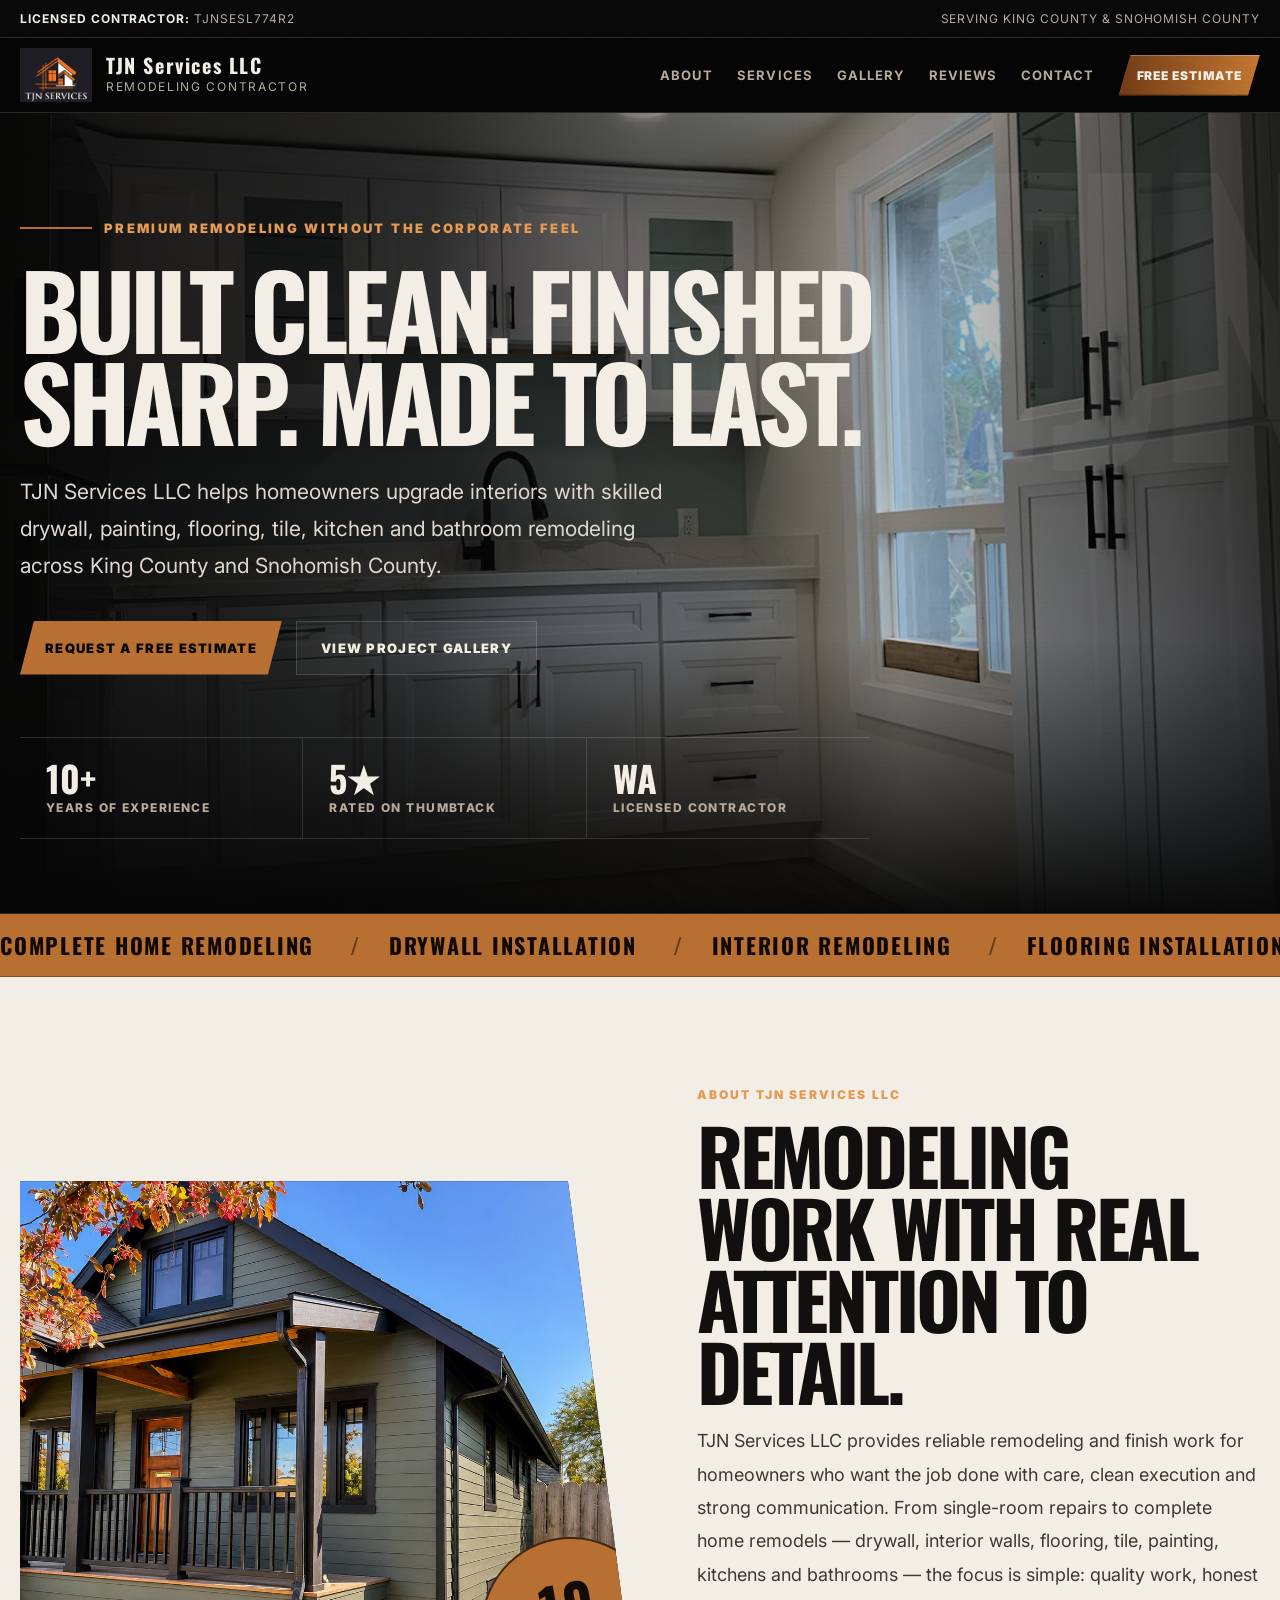
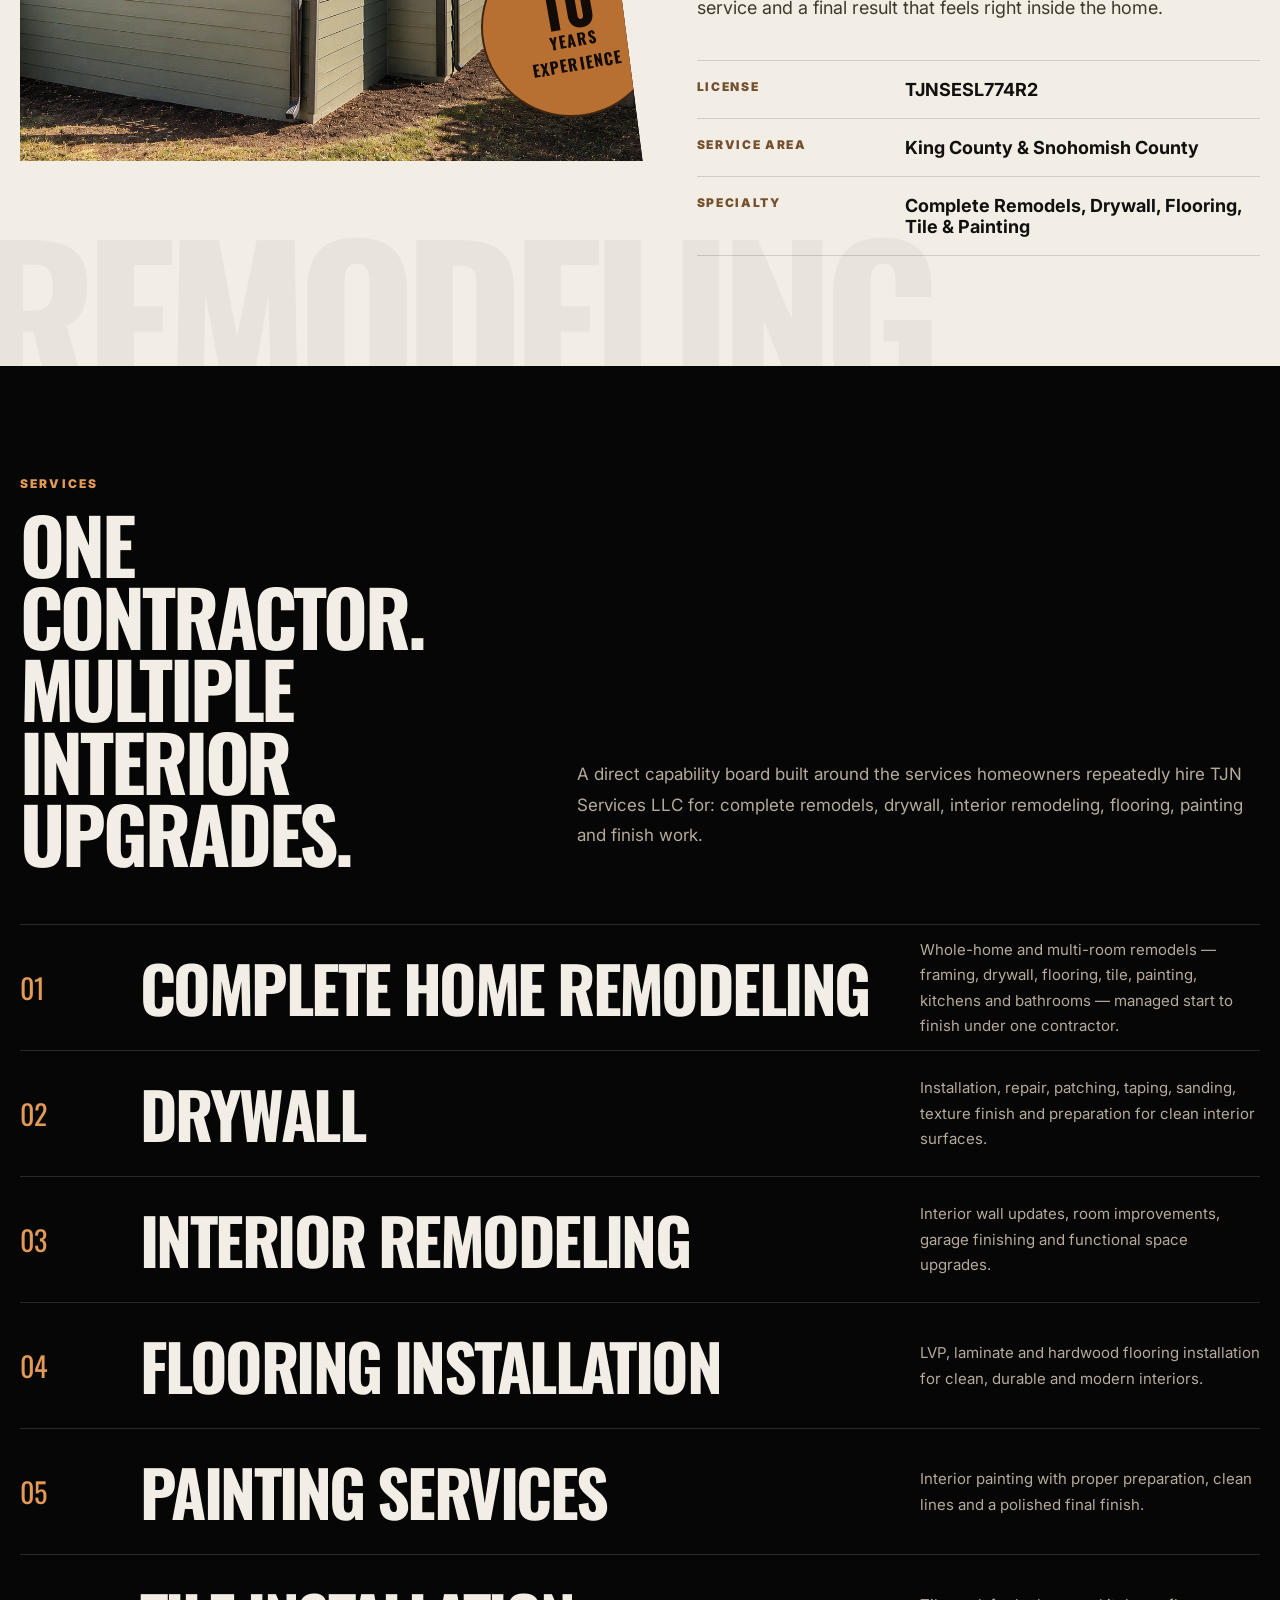
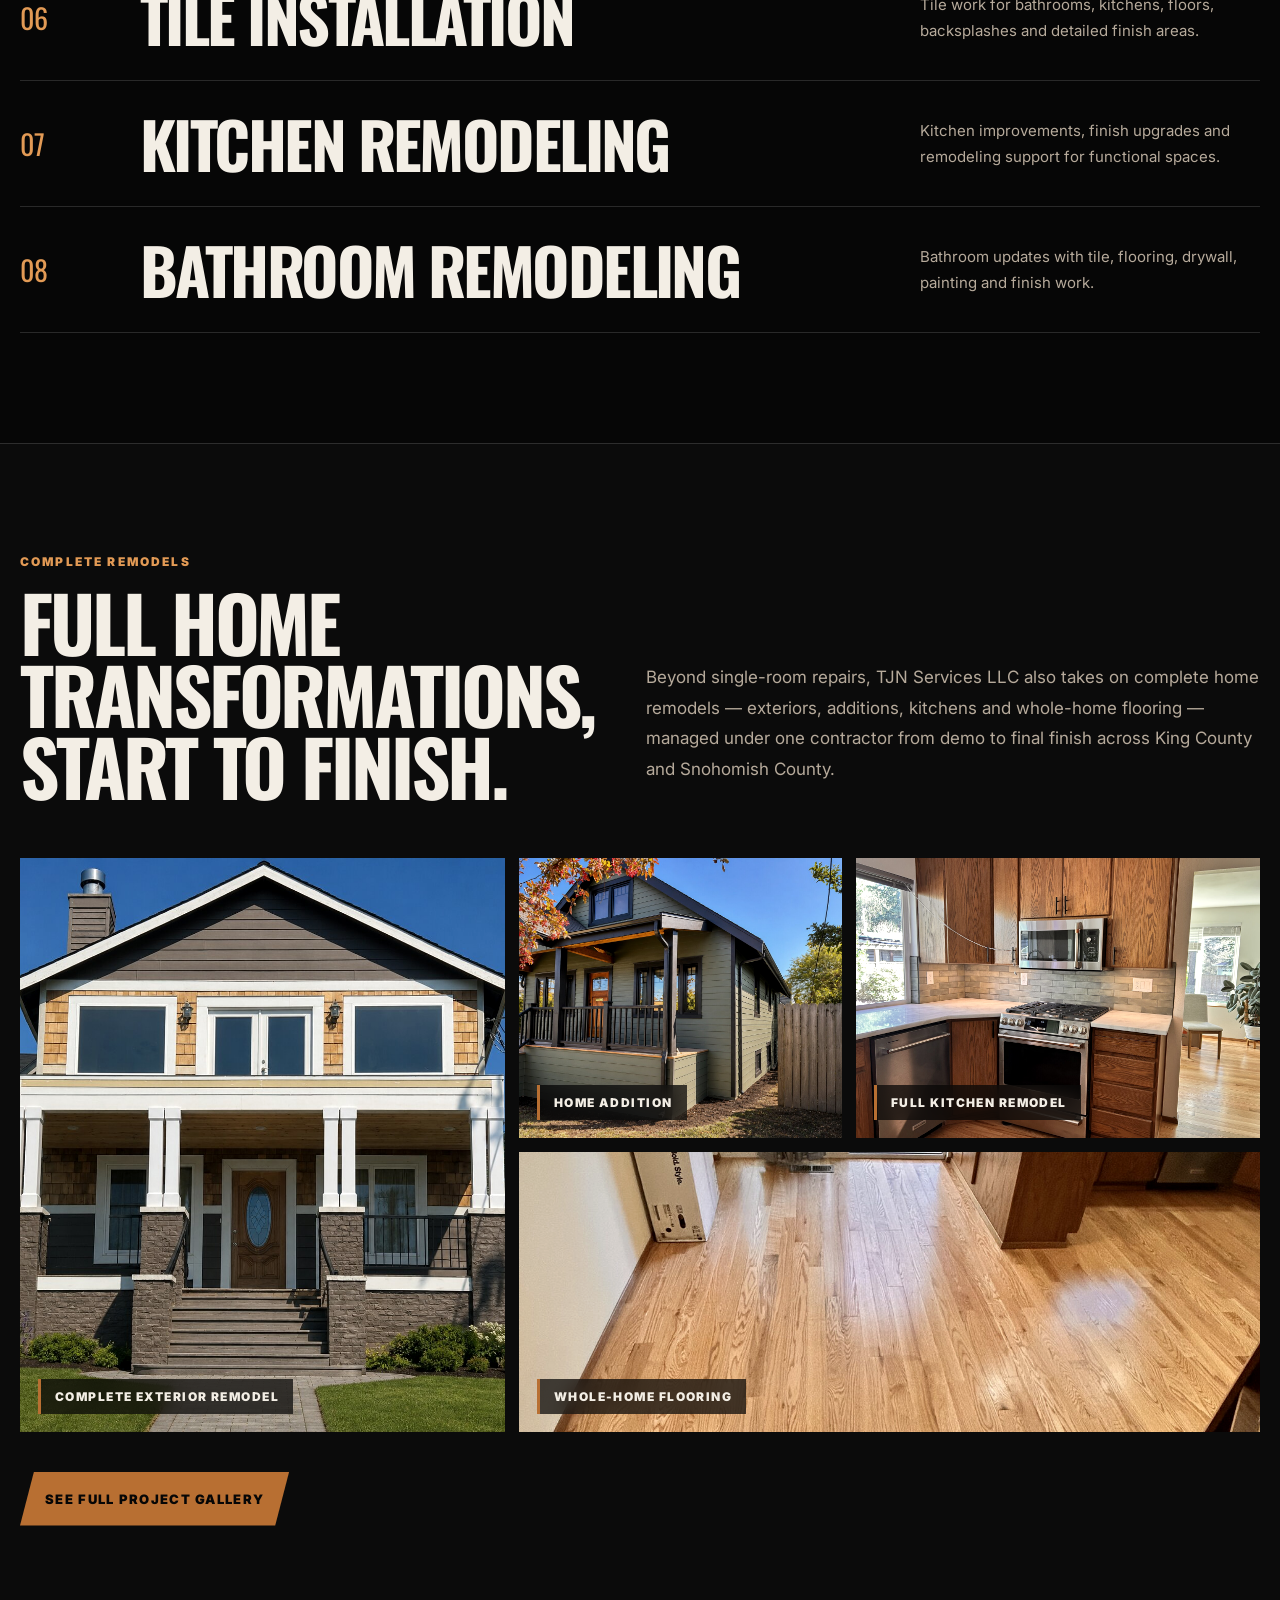
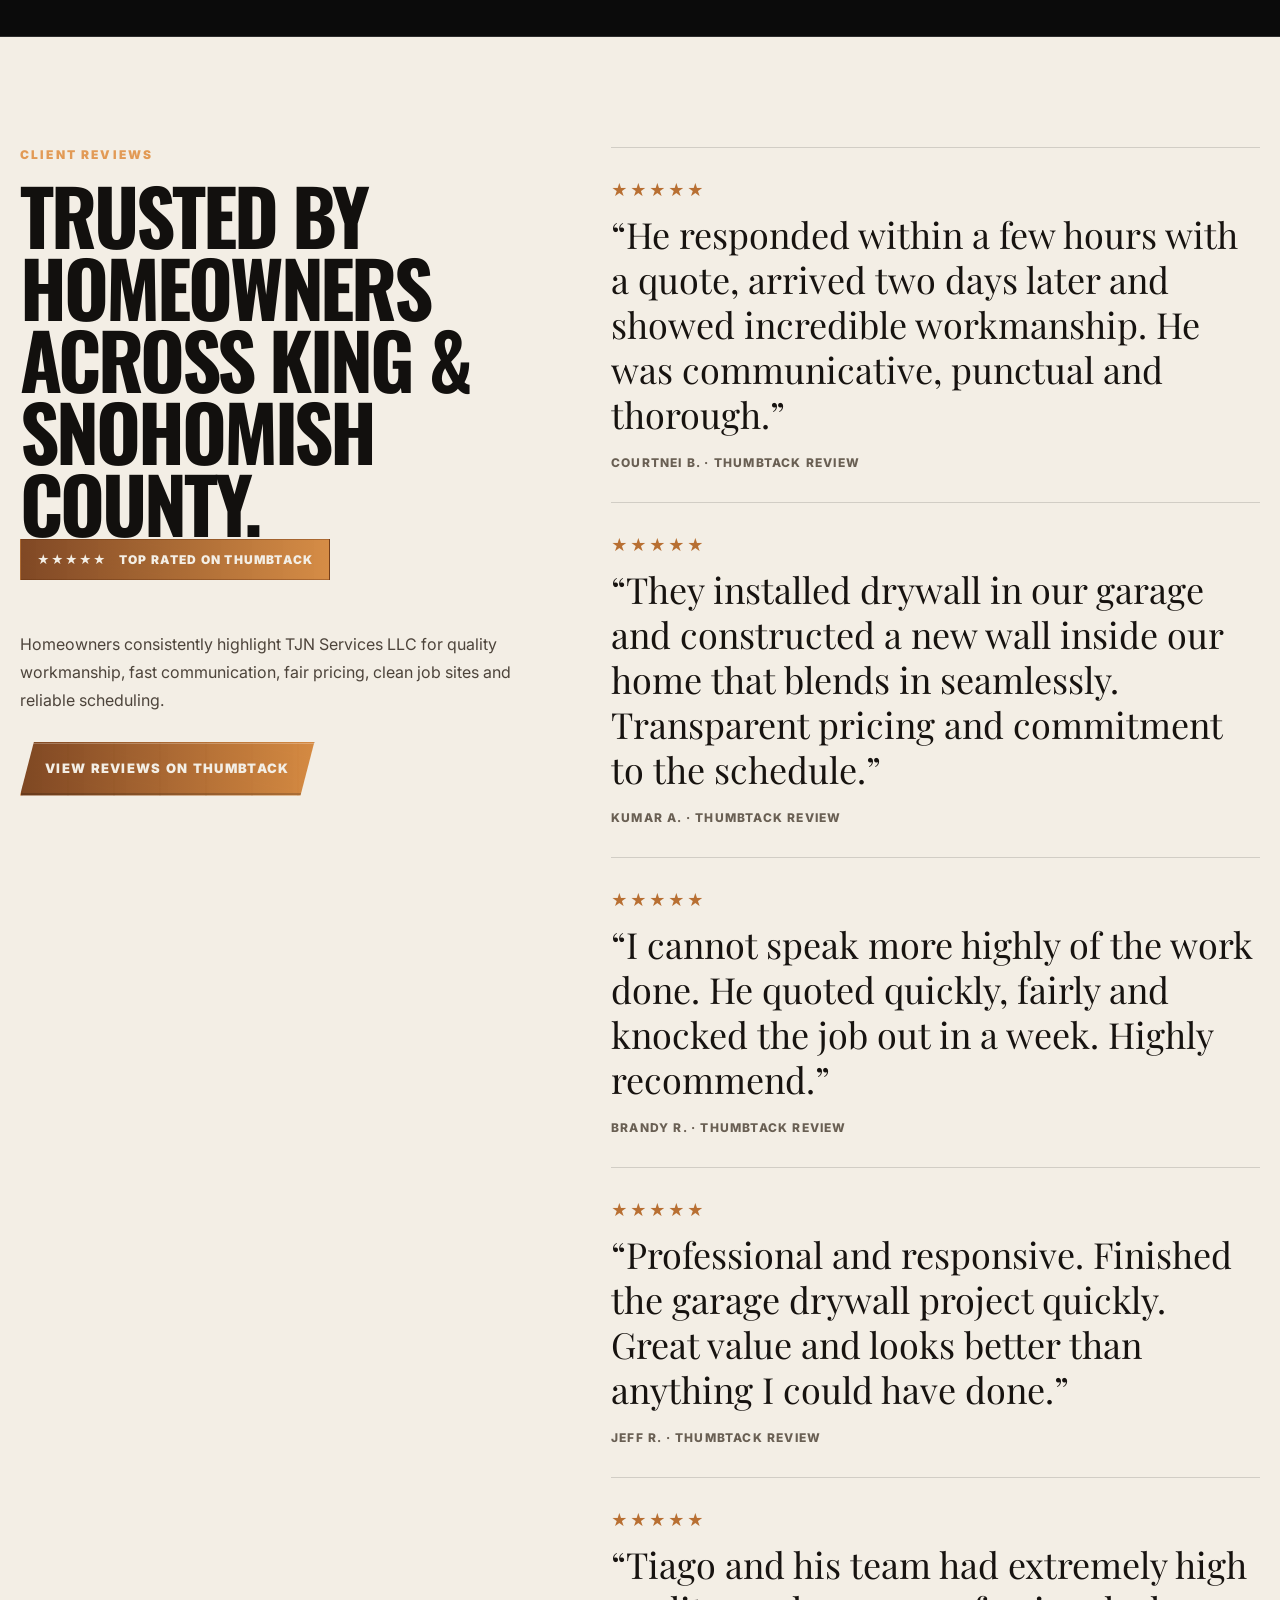
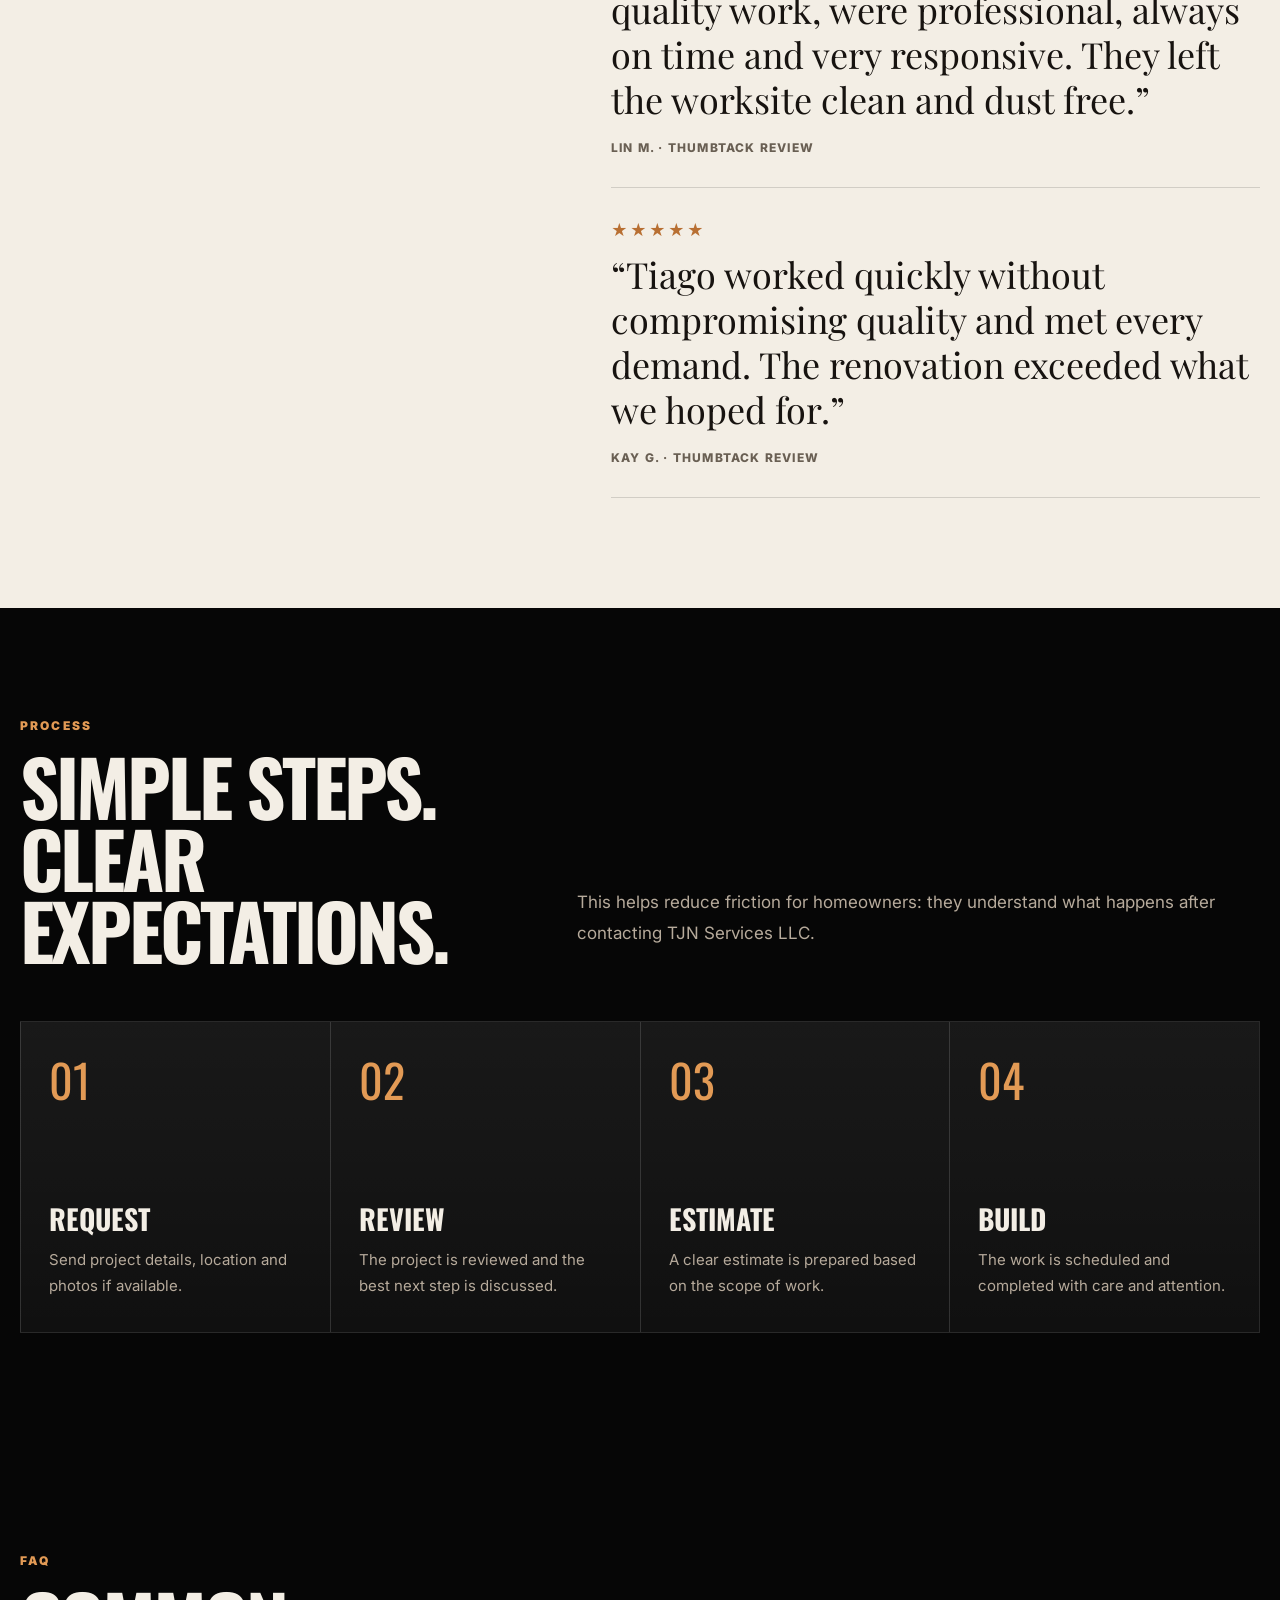
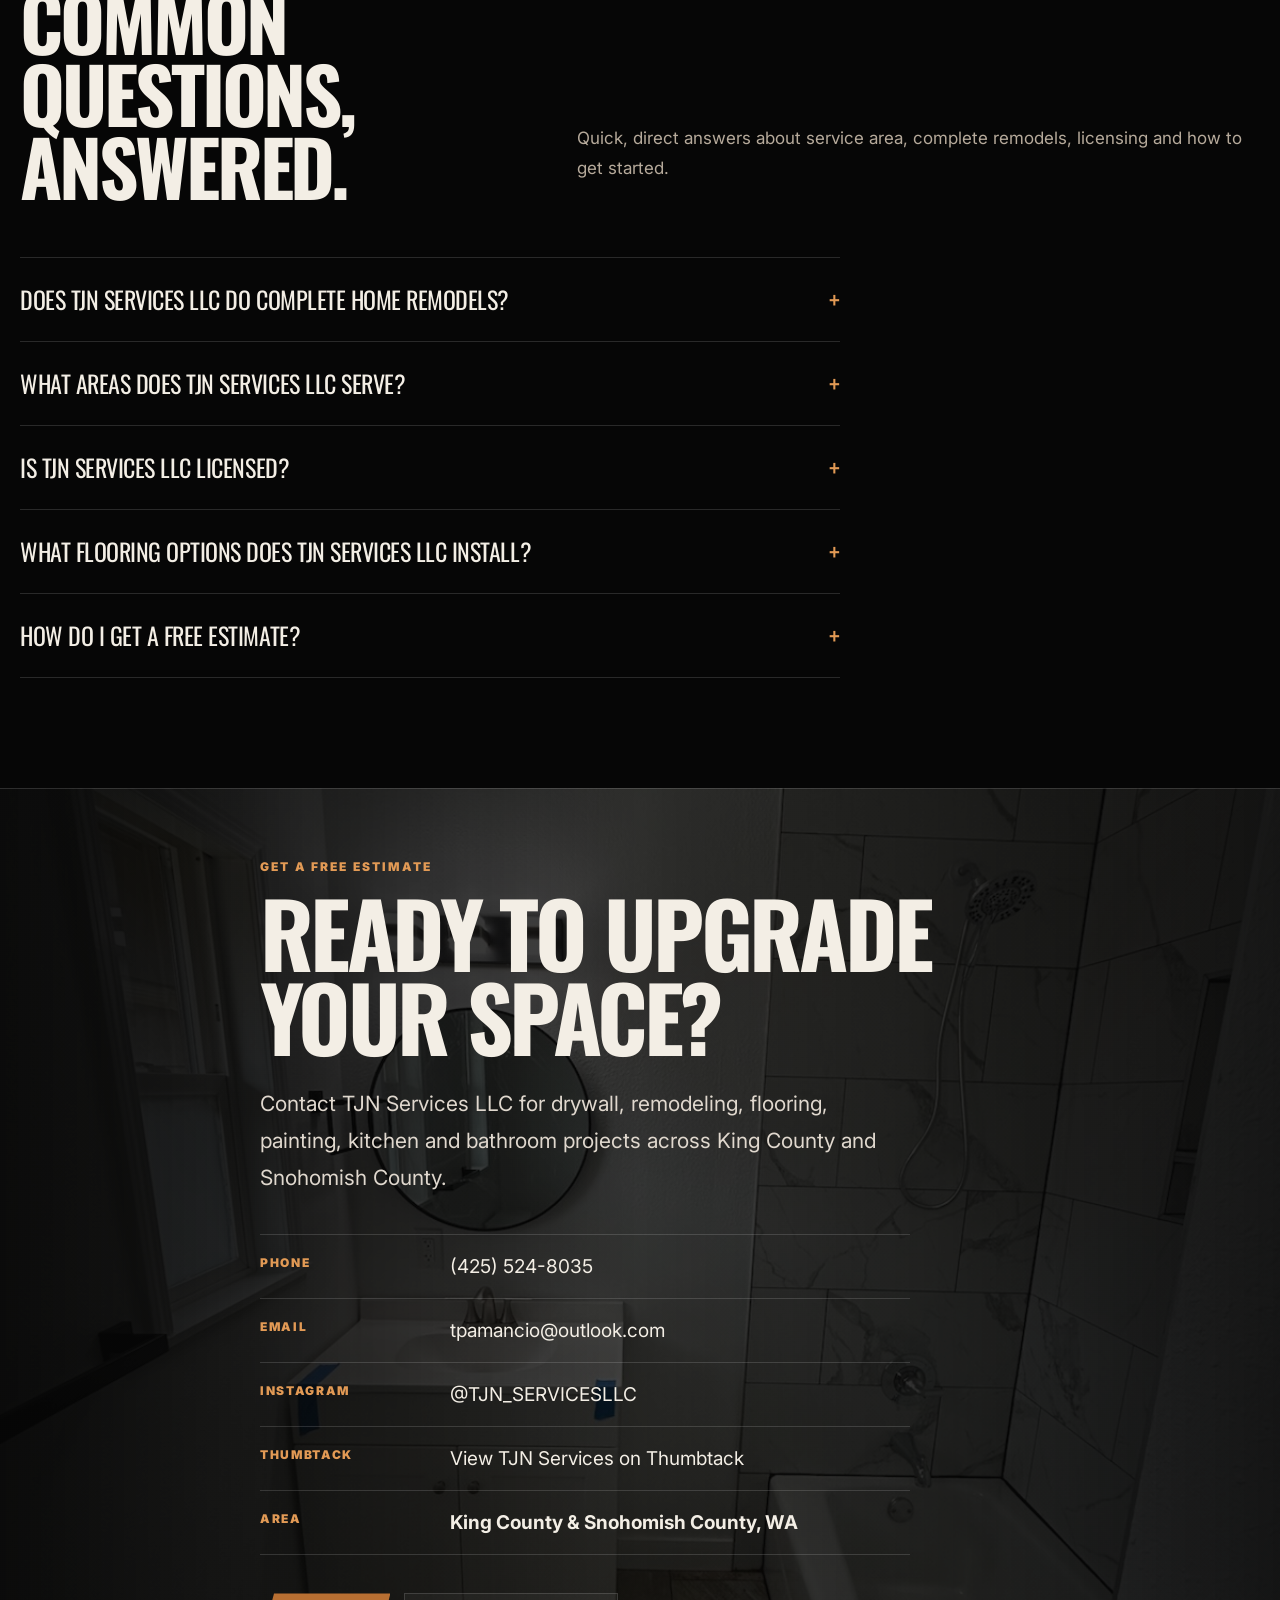
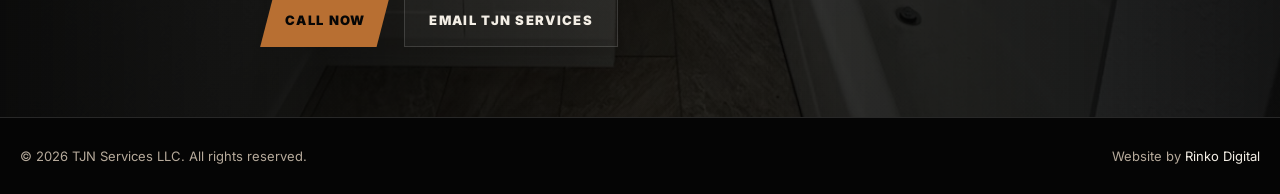
<file: index.html>
<!DOCTYPE html>
<html lang="en">
<head>
<meta charset="utf-8"/>
<meta content="width=device-width, initial-scale=1.0" name="viewport"/>
<title>TJN Services LLC | Complete Home Remodeling in King &amp; Snohomish County</title>
<meta name="description" content="Complete home remodels, drywall, flooring, tile, kitchen and bathroom remodeling in King &amp; Snohomish County, WA. Licensed contractor, 10+ years experience."/>
<meta name="keywords" content="TJN Services LLC, complete home remodeling, remodeling contractor, drywall, painting, tile installation, LVP flooring, laminate flooring, hardwood flooring, kitchen remodeling, bathroom remodeling, King County, Snohomish County, Edmonds WA"/>
<meta name="author" content="Rinko Digital"/>
<link rel="canonical" href="https://www.tjnservicesllc.com/"/>
<link rel="icon" href="assets/favicon/favicon.ico" sizes="any"/>
<link rel="icon" type="image/png" sizes="32x32" href="assets/favicon/icon-32.png"/>
<link rel="icon" type="image/png" sizes="16x16" href="assets/favicon/icon-16.png"/>
<link rel="apple-touch-icon" sizes="180x180" href="assets/favicon/icon-180.png"/>
<link rel="manifest" href="assets/favicon/site.webmanifest"/>
<meta name="theme-color" content="#1f1e25"/>
<meta property="og:title" content="TJN Services LLC | Complete Home Remodeling in King &amp; Snohomish County"/>
<meta property="og:description" content="Complete home remodels, drywall, flooring, tile, kitchen and bathroom remodeling in King &amp; Snohomish County, WA. Licensed contractor, 10+ years experience."/>
<meta property="og:type" content="website"/>
<meta property="og:url" content="https://www.tjnservicesllc.com/"/>
<meta property="og:image" content="https://www.tjnservicesllc.com/assets/tjn-hero.jpg"/>
<script type="application/ld+json">
{
  "@context": "https://schema.org",
  "@type": "GeneralContractor",
  "name": "TJN Services LLC",
  "image": "https://www.tjnservicesllc.com/assets/tjn-hero.jpg",
  "url": "https://www.tjnservicesllc.com/",
  "telephone": "+1-425-524-8035",
  "email": "tpamancio@outlook.com",
  "priceRange": "$$",
  "address": {
    "@type": "PostalAddress",
    "addressLocality": "Edmonds",
    "addressRegion": "WA",
    "addressCountry": "US"
  },
  "areaServed": [
    {"@type": "AdministrativeArea", "name": "King County, WA"},
    {"@type": "AdministrativeArea", "name": "Snohomish County, WA"},
    {"@type": "City", "name": "Edmonds, WA"},
    {"@type": "City", "name": "Lynnwood, WA"},
    {"@type": "City", "name": "Mountlake Terrace, WA"},
    {"@type": "City", "name": "Mill Creek, WA"},
    {"@type": "City", "name": "Everett, WA"},
    {"@type": "City", "name": "Shoreline, WA"},
    {"@type": "City", "name": "Bothell, WA"},
    {"@type": "City", "name": "Seattle, WA"}
  ],
  "sameAs": [
    "https://www.instagram.com/TJN_SERVICESLLC",
    "https://www.thumbtack.com/wa/edmonds/general-contractors/tjn-services-llc/service/425627103381061653"
  ],
  "hasOfferCatalog": {
    "@type": "OfferCatalog",
    "name": "Remodeling Services",
    "itemListElement": [
      {"@type": "Offer", "itemOffered": {"@type": "Service", "name": "Complete Home Remodeling"}},
      {"@type": "Offer", "itemOffered": {"@type": "Service", "name": "Drywall Installation & Repair"}},
      {"@type": "Offer", "itemOffered": {"@type": "Service", "name": "Interior Remodeling"}},
      {"@type": "Offer", "itemOffered": {"@type": "Service", "name": "Flooring Installation"}},
      {"@type": "Offer", "itemOffered": {"@type": "Service", "name": "Painting Services"}},
      {"@type": "Offer", "itemOffered": {"@type": "Service", "name": "Tile Installation"}},
      {"@type": "Offer", "itemOffered": {"@type": "Service", "name": "Kitchen Remodeling"}},
      {"@type": "Offer", "itemOffered": {"@type": "Service", "name": "Bathroom Remodeling"}}
    ]
  }
}
</script>
<link href="https://fonts.googleapis.com" rel="preconnect"/>
<link crossorigin="" href="https://fonts.gstatic.com" rel="preconnect"/>
<link href="https://fonts.googleapis.com/css2?family=Inter:wght@400;500;600;700;800;900&family=Oswald:wght@500;600;700&family=Playfair+Display:wght@700;800&display=swap" rel="stylesheet"/>
<style>
    :root {
      --black: #060606;
      --charcoal: #101010;
      --graphite: #171717;
      --ash: #242424;
      --paper: #f3eee5;
      --muted: #b6aa9b;
      --copper: #b86f32;
      --copper-light: #e29a55;
      --line: rgba(255,255,255,.14);
      --dark-line: rgba(0,0,0,.14);
      --max: 1240px;
    }

    * { box-sizing: border-box; }
    html { scroll-behavior: smooth; }
    body {
      margin: 0;
      background: var(--black);
      color: var(--paper);
      font-family: Inter, system-ui, -apple-system, BlinkMacSystemFont, "Segoe UI", sans-serif;
      overflow-x: hidden;
    }
    img { display: block; max-width: 100%; }
    a { color: inherit; text-decoration: none; }

    .wrap { width: min(var(--max), calc(100% - 40px)); margin: 0 auto; }

    .grain {
      position: fixed;
      inset: 0;
      pointer-events: none;
      opacity: .12;
      z-index: 999;
      background-image:
        radial-gradient(circle at 20% 10%, rgba(255,255,255,.18) 0 1px, transparent 1px),
        radial-gradient(circle at 80% 50%, rgba(255,255,255,.12) 0 1px, transparent 1px);
      background-size: 5px 5px, 7px 7px;
      mix-blend-mode: overlay;
    }

    .topline {
      height: 38px;
      background: #090909;
      border-bottom: 1px solid var(--line);
      color: var(--muted);
      font-size: 12px;
      letter-spacing: .08em;
      text-transform: uppercase;
    }
    .topline .wrap {
      height: 100%;
      display: flex;
      align-items: center;
      justify-content: space-between;
      gap: 18px;
    }
    .topline b { color: var(--paper); font-weight: 700; }

    header {
      position: sticky;
      top: 0;
      z-index: 100;
      background: rgba(6,6,6,.78);
      backdrop-filter: blur(18px);
      border-bottom: 1px solid var(--line);
    }
    nav {
      min-height: 74px;
      display: flex;
      align-items: center;
      justify-content: space-between;
      gap: 28px;
    }
    .brand {
      display: flex;
      align-items: center;
      gap: 14px;
      min-width: max-content;
    }
    .brand-mark {
      width: 54px;
      height: 54px;
      border-radius: 50%;
      border: 1px solid rgba(255,255,255,.18);
      background: #fff;
      overflow: hidden;
      display: grid;
      place-items: center;
    }
    .brand-mark img { width: 100%; height: 100%; object-fit: contain; padding: 5px; }
    .brand-name strong {
      display: block;
      font-family: Oswald, Inter, sans-serif;
      letter-spacing: .08em;
      font-size: 20px;
      line-height: 1;
    }
    .brand-name span {
      color: var(--muted);
      font-size: 12px;
      letter-spacing: .14em;
      text-transform: uppercase;
    }
    .nav-links {
      display: flex;
      align-items: center;
      gap: 24px;
      color: var(--muted);
      font-size: 13px;
      font-weight: 700;
      text-transform: uppercase;
      letter-spacing: .08em;
    }
    .nav-links a:hover { color: var(--paper); }
    .nav-cta {
      padding: 13px 18px;
      background:
        linear-gradient(90deg, rgba(120, 62, 24, .95), rgba(210, 129, 52, .92)),
        repeating-linear-gradient(
          12deg,
          rgba(255,255,255,.16) 0px,
          rgba(255,255,255,.16) 1px,
          transparent 1px,
          transparent 12px
        ),
        repeating-linear-gradient(
          90deg,
          rgba(0,0,0,.12) 0px,
          rgba(0,0,0,.12) 2px,
          transparent 2px,
          transparent 46px
        );
      color: var(--paper);
      font-weight: 900;
      text-transform: uppercase;
      letter-spacing: .08em;
      font-size: 12px;
      clip-path: polygon(12px 0,100% 0,calc(100% - 12px) 100%,0 100%);
      box-shadow:
        inset 0 1px 0 rgba(255,255,255,.25),
        inset 0 -2px 0 rgba(0,0,0,.18);
    }
    .language-switcher {
      display: flex;
      align-items: center;
      gap: 6px;
      padding: 6px;
      border: 1px solid var(--line);
      background: rgba(255,255,255,.04);
    }
    .language-switcher button {
      cursor: pointer;
      border: 0;
      background: transparent;
      color: var(--muted);
      font: inherit;
      font-size: 11px;
      font-weight: 900;
      letter-spacing: .08em;
      text-transform: uppercase;
      padding: 8px 9px;
    }
    .language-switcher button.active {
      background: var(--copper);
      color: #120b06;
    }

    .hero {
      min-height: calc(100vh - 112px);
      position: relative;
      display: grid;
      align-items: end;
      isolation: isolate;
      overflow: hidden;
      border-bottom: 1px solid var(--line);
    }
    .hero::before {
      content: "";
      position: absolute;
      inset: 0;
      background:
        linear-gradient(90deg, rgba(6,6,6,.96) 0%, rgba(6,6,6,.78) 34%, rgba(6,6,6,.18) 70%, rgba(6,6,6,.74) 100%),
        linear-gradient(0deg, rgba(6,6,6,1) 0%, transparent 35%),
        url('assets/tjn-hero.jpg') center/cover no-repeat;
      z-index: -2;
      transform: scale(1.03);
      animation: slowZoom 18s ease-in-out infinite alternate;
    }
    .hero::after {
      content: "TJN";
      position: absolute;
      right: -4vw;
      top: 5vh;
      font-family: Oswald, sans-serif;
      font-weight: 700;
      letter-spacing: -.06em;
      font-size: clamp(150px, 28vw, 420px);
      color: rgba(255,255,255,.045);
      z-index: -1;
      line-height: .8;
    }
    @keyframes slowZoom { from { transform: scale(1.03); } to { transform: scale(1.10); } }

    .hero-inner { padding: 100px 0 74px; }
    .eyebrow {
      display: inline-flex;
      align-items: center;
      gap: 12px;
      color: var(--copper-light);
      font-size: 13px;
      font-weight: 900;
      letter-spacing: .18em;
      text-transform: uppercase;
      margin-bottom: 26px;
    }
    .eyebrow::before { content: ""; width: 72px; height: 2px; background: var(--copper); }
    h1 {
      font-family: Oswald, Inter, sans-serif;
      font-size: clamp(54px, 8vw, 132px);
      line-height: .9;
      letter-spacing: -.05em;
      text-transform: uppercase;
      margin: 0;
      max-width: 1010px;
    }
    .hero-lead {
      max-width: 650px;
      margin: 28px 0 36px;
      color: #e0d8ce;
      font-size: clamp(17px, 2vw, 21px);
      line-height: 1.75;
    }
    .hero-actions { display: flex; gap: 14px; flex-wrap: wrap; }
    .btn {
      display: inline-flex;
      align-items: center;
      justify-content: center;
      min-height: 54px;
      padding: 0 24px;
      font-size: 13px;
      font-weight: 900;
      letter-spacing: .1em;
      text-transform: uppercase;
      transition: .25s ease;
      border: 1px solid transparent;
    }
    .btn-primary {
      background: var(--copper);
      color: var(--black);
      clip-path: polygon(14px 0,100% 0,calc(100% - 14px) 100%,0 100%);
    }
    .btn-primary:hover { background: var(--copper-light); }
    .btn-wood {
      background:
        linear-gradient(90deg, rgba(120, 62, 24, .95), rgba(210, 129, 52, .92)),
        repeating-linear-gradient(
          12deg,
          rgba(255,255,255,.16) 0px,
          rgba(255,255,255,.16) 1px,
          transparent 1px,
          transparent 12px
        ),
        repeating-linear-gradient(
          90deg,
          rgba(0,0,0,.12) 0px,
          rgba(0,0,0,.12) 2px,
          transparent 2px,
          transparent 46px
        );
      color: var(--paper);
      box-shadow:
        inset 0 1px 0 rgba(255,255,255,.25),
        inset 0 -2px 0 rgba(0,0,0,.18);
    }
    .btn-secondary { border-color: var(--line); color: var(--paper); background: rgba(255,255,255,.04); }
    .btn:hover { transform: translateY(-2px); }
    .hero-strip {
      margin-top: 62px;
      display: grid;
      grid-template-columns: repeat(3, 1fr);
      border-top: 1px solid var(--line);
      border-bottom: 1px solid var(--line);
      max-width: 850px;
    }
    .hero-strip div { padding: 22px 26px; border-right: 1px solid var(--line); }
    .hero-strip div:last-child { border-right: 0; }
    .hero-strip strong { display: block; font-family: Oswald, sans-serif; font-size: 36px; line-height: 1; color: var(--paper); }
    .hero-strip span { color: var(--muted); font-size: 12px; letter-spacing: .12em; text-transform: uppercase; font-weight: 800; }

    .marquee {
      background: var(--copper);
      color: #100905;
      overflow: hidden;
      border-bottom: 1px solid rgba(0,0,0,.3);
    }
    .track {
      width: max-content;
      display: flex;
      gap: 28px;
      padding: 15px 0;
      animation: move 26s linear infinite;
      font-family: Oswald, sans-serif;
      font-size: 22px;
      text-transform: uppercase;
      letter-spacing: .08em;
      font-weight: 700;
    }
    .track span::after { content: " /"; margin-left: 28px; opacity: .5; }
    @keyframes move { to { transform: translateX(-50%); } }

    section { position: relative; }
    .section-pad { padding: 110px 0; }
    .split-title {
      display: grid;
      grid-template-columns: .85fr 1.15fr;
      gap: 52px;
      align-items: end;
      margin-bottom: 56px;
    }
    .kicker {
      color: var(--copper-light);
      text-transform: uppercase;
      letter-spacing: .18em;
      font-size: 12px;
      font-weight: 900;
      margin-bottom: 16px;
    }
    h2 {
      font-family: Oswald, sans-serif;
      text-transform: uppercase;
      letter-spacing: -.04em;
      font-size: clamp(44px, 6vw, 88px);
      line-height: .94;
      margin: 0;
    }
    .section-copy {
      color: var(--muted);
      font-size: 17px;
      line-height: 1.8;
      max-width: 670px;
    }

    .about {
      background: var(--paper);
      color: #12100e;
      overflow: hidden;
    }
    .about::before {
      content: "REMODELING";
      position: absolute;
      left: -2vw;
      bottom: -30px;
      font-family: Oswald, sans-serif;
      font-size: clamp(90px, 16vw, 240px);
      font-weight: 700;
      letter-spacing: -.06em;
      color: rgba(0,0,0,.045);
      line-height: .8;
    }
    .about-grid {
      display: grid;
      grid-template-columns: 1.05fr .95fr;
      gap: 54px;
      align-items: center;
      position: relative;
    }
    .about-media {
      position: relative;
      min-height: 580px;
      background: #111 url('assets/tjn-featured.jpg') center/cover no-repeat;
      clip-path: polygon(0 0, 88% 0, 100% 100%, 0 100%);
    }
    .stamp {
      position: absolute;
      right: -18px;
      bottom: 44px;
      width: 180px;
      height: 180px;
      border-radius: 50%;
      border: 2px solid rgba(0,0,0,.65);
      background: var(--copper);
      color: #130b06;
      display: grid;
      place-items: center;
      text-align: center;
      font-family: Oswald, sans-serif;
      font-weight: 700;
      text-transform: uppercase;
      letter-spacing: .08em;
      transform: rotate(-10deg);
      box-shadow: 0 30px 80px rgba(0,0,0,.22);
    }
    .stamp strong { font-size: 56px; line-height: .9; display: block; }
    .about-text p { color: #40382f; font-size: 18px; line-height: 1.85; }
    .credentials {
      margin-top: 36px;
      border-top: 1px solid var(--dark-line);
    }
    .credential-row {
      display: grid;
      grid-template-columns: 190px 1fr;
      gap: 18px;
      padding: 18px 0;
      border-bottom: 1px solid var(--dark-line);
    }
    .credential-row span { font-size: 12px; text-transform: uppercase; letter-spacing: .14em; font-weight: 900; color: #75502f; }
    .credential-row strong { font-size: 18px; }

    .services {
      background: var(--black);
      overflow: hidden;
    }
    .service-board {
      border-top: 1px solid var(--line);
      counter-reset: svc;
    }
    .service-line {
      counter-increment: svc;
      display: grid;
      grid-template-columns: 90px 1fr 340px;
      gap: 30px;
      align-items: center;
      min-height: 126px;
      border-bottom: 1px solid var(--line);
      position: relative;
      overflow: hidden;
    }
    .service-line::before {
      content: "";
      position: absolute;
      inset: 0;
      background: linear-gradient(90deg, rgba(184,111,50,.18), transparent 48%);
      transform: translateX(-101%);
      transition: .45s ease;
    }
    .service-line:hover::before { transform: translateX(0); }
    .service-line .num::before {
      content: counter(svc, decimal-leading-zero);
      color: var(--copper-light);
      font-family: Oswald, sans-serif;
      font-size: 28px;
      position: relative;
      z-index: 1;
    }
    .service-line h3 {
      position: relative;
      z-index: 1;
      font-family: Oswald, sans-serif;
      font-size: clamp(34px, 5vw, 70px);
      line-height: .9;
      margin: 0;
      text-transform: uppercase;
      letter-spacing: -.04em;
    }
    .service-line p {
      position: relative;
      z-index: 1;
      margin: 0;
      color: var(--muted);
      line-height: 1.7;
      font-size: 15px;
    }

    .gallery {
      background: #0b0b0b;
      border-top: 1px solid var(--line);
      border-bottom: 1px solid var(--line);
    }
    .mosaic {
      display: grid;
      grid-template-columns: 1.2fr .8fr 1fr;
      grid-template-rows: 280px 280px;
      gap: 14px;
    }
    .mosaic figure {
      margin: 0;
      position: relative;
      overflow: hidden;
      background: #202020;
    }
    .mosaic figure:nth-child(1) { grid-row: span 2; }
    .mosaic figure:nth-child(4) { grid-column: span 2; }
    .mosaic img { width: 100%; height: 100%; object-fit: cover; filter: saturate(.9) contrast(1.05); transition: .7s ease; }
    .mosaic figure:hover img { transform: scale(1.08); }
    .mosaic figcaption {
      position: absolute;
      left: 18px;
      bottom: 18px;
      background: rgba(6,6,6,.72);
      backdrop-filter: blur(10px);
      padding: 10px 14px;
      font-size: 12px;
      text-transform: uppercase;
      letter-spacing: .12em;
      font-weight: 900;
      color: var(--paper);
      border-left: 3px solid var(--copper);
    }

    .reviews {
      background: var(--paper);
      color: #12100e;
    }
    .review-layout {
      display: grid;
      grid-template-columns: .9fr 1.1fr;
      gap: 60px;
      align-items: start;
    }
    .review-panel {
      position: sticky;
      top: 110px;
    }
    .quote-stack { border-top: 1px solid var(--dark-line); }
    .quote {
      padding: 32px 0;
      border-bottom: 1px solid var(--dark-line);
    }
    .stars { color: var(--copper); letter-spacing: .12em; margin-bottom: 12px; }
    blockquote { margin: 0; font-family: Playfair Display, serif; font-size: clamp(24px, 3vw, 36px); line-height: 1.25; color: #171310; }
    .quote cite { display: block; margin-top: 18px; font-style: normal; color: #695f53; font-weight: 800; text-transform: uppercase; letter-spacing: .1em; font-size: 12px; }
    .thumbtack-note {
      margin-top: 28px;
      color: #4d443b;
      line-height: 1.75;
      font-size: 16px;
    }

    .process {
      background: var(--black);
    }
    .timeline {
      display: grid;
      grid-template-columns: repeat(4, 1fr);
      border: 1px solid var(--line);
      border-left: 0;
    }
    .step {
      min-height: 310px;
      padding: 34px 28px;
      border-left: 1px solid var(--line);
      display: flex;
      flex-direction: column;
      justify-content: space-between;
      background:
        linear-gradient(180deg, rgba(255,255,255,.04), transparent),
        var(--charcoal);
    }
    .step-num { font-family: Oswald, sans-serif; color: var(--copper-light); font-size: 46px; line-height: 1; }
    .step h3 { font-family: Oswald, sans-serif; text-transform: uppercase; font-size: 28px; line-height: 1; margin: 0 0 14px; }
    .step p { color: var(--muted); line-height: 1.7; margin: 0; font-size: 15px; }

    .faq-list { border-top: 1px solid var(--line); max-width: 820px; }
    .faq-item { border-bottom: 1px solid var(--line); padding: 22px 0; }
    .faq-item summary {
      cursor: pointer;
      font-family: Oswald, sans-serif;
      font-size: clamp(18px, 2.4vw, 24px);
      text-transform: uppercase;
      letter-spacing: -.02em;
      list-style: none;
      display: flex;
      justify-content: space-between;
      align-items: center;
      gap: 20px;
    }
    .faq-item summary::-webkit-details-marker { display: none; }
    .faq-item summary::after { content: "+"; color: var(--copper-light); font-size: 26px; flex-shrink: 0; }
    .faq-item[open] summary::after { content: "\2013"; }
    .faq-item p { color: var(--muted); line-height: 1.75; margin: 14px 0 0; font-size: 15px; max-width: 700px; }

    .contact {
      min-height: 720px;
      display: grid;
      align-items: center;
      background:
        linear-gradient(90deg, rgba(6,6,6,.96), rgba(6,6,6,.75), rgba(6,6,6,.92)),
        url('assets/tjn-contact.jpg') center/cover no-repeat;
      border-top: 1px solid var(--line);
    }
    .contact-panel {
      max-width: 760px;
      padding: 70px 0;
    }
    .contact h2 { font-size: clamp(52px, 7vw, 105px); }
    .contact-list {
      margin: 38px 0;
      border-top: 1px solid var(--line);
      max-width: 650px;
    }
    .contact-item {
      display: grid;
      grid-template-columns: 170px 1fr;
      gap: 20px;
      padding: 20px 0;
      border-bottom: 1px solid var(--line);
    }
    .contact-item span { color: var(--copper-light); font-weight: 900; letter-spacing: .14em; text-transform: uppercase; font-size: 12px; }
    .contact-item strong, .contact-item a { font-size: 19px; }

    footer {
      background: #050505;
      border-top: 1px solid var(--line);
      color: var(--muted);
      padding: 30px 0;
      font-size: 13px;
    }
    footer .wrap { display: flex; align-items: center; justify-content: space-between; gap: 20px; flex-wrap: wrap; }
    footer a { color: var(--paper); }

    @media (max-width: 980px) {
      .nav-links { display: none; }
      .language-switcher { margin-left: auto; }
      .hero-strip { grid-template-columns: 1fr; }
      .hero-strip div { border-right: 0; border-bottom: 1px solid var(--line); }
      .split-title, .about-grid, .review-layout { grid-template-columns: 1fr; }
      .about-media { min-height: 430px; clip-path: none; }
      .service-line { grid-template-columns: 70px 1fr; gap: 18px; padding: 24px 0; }
      .service-line p { grid-column: 2; }
      .mosaic { grid-template-columns: 1fr 1fr; grid-template-rows: 260px 260px 260px; }
      .mosaic figure:nth-child(1), .mosaic figure:nth-child(4) { grid-row: auto; grid-column: span 1; }
      .timeline { grid-template-columns: 1fr 1fr; }
      .review-panel { position: static; }
    }

    @media (max-width: 640px) {
      .wrap { width: min(100% - 28px, var(--max)); }
      .topline { height: auto; }
      .topline .wrap { padding: 10px 0; align-items: flex-start; flex-direction: column; }
      .brand-name strong { font-size: 17px; }
      .brand-mark { width: 48px; height: 48px; }
      .hero-inner { padding: 70px 0 48px; }
      .hero-lead { font-size: 16px; }
      .hero-actions .btn { width: 100%; }
      .section-pad { padding: 76px 0; }
      .credential-row, .contact-item { grid-template-columns: 1fr; gap: 8px; }
      .service-line { grid-template-columns: 1fr; }
      .service-line p { grid-column: auto; }
      .mosaic { grid-template-columns: 1fr; grid-template-rows: repeat(5, 270px); }
      .timeline { grid-template-columns: 1fr; }
      .stamp { width: 138px; height: 138px; right: 16px; }
      .stamp strong { font-size: 42px; }
    }
  
    .brand-mark {
      border-radius: 0 !important;
      background: transparent !important;
      border: 0 !important;
      width: 72px !important;
      height: 54px !important;
    }
    .brand-mark img {
      object-fit: contain !important;
      padding: 0 !important;
    }
    .trust-badge {
      display: inline-flex;
      align-items: center;
      gap: 12px;
      margin: 0 0 22px;
      padding: 12px 16px;
      background:
        linear-gradient(90deg, rgba(120, 62, 24, .94), rgba(210, 129, 52, .90)),
        repeating-linear-gradient(
          10deg,
          rgba(255,255,255,.12) 0px,
          rgba(255,255,255,.12) 1px,
          transparent 1px,
          transparent 14px
        );
      border: 1px solid rgba(96, 45, 14, .35);
      color: var(--paper);
      font-weight: 900;
      text-transform: uppercase;
      letter-spacing: .1em;
      font-size: 12px;
    }
    .trust-badge .stars { margin: 0; color: var(--paper); letter-spacing: .08em; }
    .gallery-hero {
      min-height: 560px;
      display: grid;
      align-items: end;
      background:
        linear-gradient(90deg, rgba(6,6,6,.98), rgba(6,6,6,.74), rgba(6,6,6,.98)),
        url('assets/tjn-hero.jpg') center/cover no-repeat;
      border-bottom: 1px solid var(--line);
      position: relative;
      overflow: hidden;
    }
    .gallery-hero::after {
      content: "T";
      position: absolute;
      right: 2vw;
      bottom: -8vh;
      font-family: Oswald, sans-serif;
      font-size: clamp(220px, 38vw, 520px);
      line-height: .8;
      color: rgba(255,255,255,.035);
      font-weight: 700;
    }
    .gallery-hero .wrap { position: relative; z-index: 1; padding: 110px 0 80px; }
    .gallery-grid {
      display: grid;
      grid-template-columns: repeat(3, 1fr);
      gap: 14px;
    }
    .gallery-card {
      margin: 0;
      min-height: 340px;
      background: #1a1a1a;
      overflow: hidden;
      position: relative;
      border: 1px solid var(--line);
    }
    .gallery-card:nth-child(5n+1) { min-height: 520px; grid-row: span 2; }
    .gallery-card img {
      width: 100%;
      height: 100%;
      object-fit: cover;
      filter: saturate(.95) contrast(1.04);
      transition: .65s ease;
    }
    .gallery-card:hover img { transform: scale(1.06); }
    .gallery-card figcaption {
      position: absolute;
      left: 18px;
      bottom: 18px;
      background: rgba(6,6,6,.76);
      border-left: 3px solid var(--copper);
      padding: 10px 14px;
      font-size: 12px;
      text-transform: uppercase;
      letter-spacing: .12em;
      font-weight: 900;
      color: var(--paper);
    }
    .contact-form {
      display: grid;
      gap: 14px;
      max-width: 650px;
      margin-top: 34px;
    }
    .contact-form input, .contact-form textarea, .contact-form select {
      width: 100%;
      border: 1px solid var(--line);
      background: rgba(255,255,255,.06);
      color: var(--paper);
      min-height: 54px;
      padding: 14px 16px;
      font: inherit;
      outline: none;
    }
    .contact-form textarea { min-height: 150px; resize: vertical; }
    .contact-form input::placeholder, .contact-form textarea::placeholder { color: rgba(243,238,229,.62); }
    .contact-form select option { color: #111; }
    @media (max-width: 980px) {
      .gallery-grid { grid-template-columns: 1fr 1fr; }
      .gallery-card:nth-child(5n+1) { grid-row: auto; min-height: 340px; }
    }
    @media (max-width: 640px) {
      .brand-mark { width: 58px !important; height: 44px !important; }
      .gallery-grid { grid-template-columns: 1fr; }
      .gallery-card { min-height: 300px; }
    }
</style>
</head><body>
<div aria-hidden="true" class="grain"></div>
<div class="topline">
<div class="wrap">
<div><b>Licensed Contractor:</b> TJNSESL774R2</div>
<div>Serving King County &amp; Snohomish County</div>
</div>
</div>
<header>
<nav aria-label="Main navigation" class="wrap">
<a aria-label="TJN Services LLC Home" class="brand" href="index.html">
<span class="brand-mark"><img alt="TJN Services LLC logo" src="assets/tjn-logo.png"/></span>
<span class="brand-name"><strong>TJN Services LLC</strong><span>Remodeling Contractor</span></span>
</a>
<div class="nav-links">
<a href="index.html#about">About</a>
<a href="index.html#services">Services</a>
<a href="gallery.html">Gallery</a>
<a href="index.html#reviews">Reviews</a>
<a href="contact.html">Contact</a>
<a class="nav-cta" href="contact.html">Free Estimate</a>
</div>
</nav>
</header>
<main id="home">
<section aria-label="TJN Services LLC hero section" class="hero">
<div class="wrap hero-inner">
<div class="eyebrow">Premium remodeling without the corporate feel</div>
<h1>Built clean. Finished sharp. Made to last.</h1>
<p class="hero-lead">TJN Services LLC helps homeowners upgrade interiors with skilled drywall, painting, flooring, tile, kitchen and bathroom remodeling across King County and Snohomish County.</p>
<div class="hero-actions">
<a class="btn btn-primary" href="contact.html">Request a Free Estimate</a>
<a class="btn btn-secondary" href="gallery.html">View Project Gallery</a>
</div>
<div aria-label="Company highlights" class="hero-strip">
<div><strong>10+</strong><span>Years of Experience</span></div>
<div><strong>5★</strong><span>Rated on Thumbtack</span></div>
<div><strong>WA</strong><span>Licensed Contractor</span></div>
</div>
</div>
</section>

<div aria-hidden="true" class="marquee">
<div class="track">
<span>Complete Home Remodeling</span><span>Drywall Installation</span><span>Interior Remodeling</span><span>Flooring Installation</span><span>Painting Services</span><span>Tile Installation</span><span>Kitchen Remodeling</span><span>Bathroom Remodeling</span>
<span>Complete Home Remodeling</span><span>Drywall Installation</span><span>Interior Remodeling</span><span>Flooring Installation</span><span>Painting Services</span><span>Tile Installation</span><span>Kitchen Remodeling</span><span>Bathroom Remodeling</span>
</div>
</div>

<section class="about section-pad" id="about">
<div class="wrap about-grid">
<div aria-label="TJN Services project photo" class="about-media">
<div class="stamp"><span><strong>10</strong> years<br/>experience</span></div>
</div>
<div class="about-text">
<div class="kicker">About TJN Services LLC</div>
<h2>Remodeling work with real attention to detail.</h2>
<p>TJN Services LLC provides reliable remodeling and finish work for homeowners who want the job done with care, clean execution and strong communication. From single-room repairs to complete home remodels — drywall, interior walls, flooring, tile, painting, kitchens and bathrooms — the focus is simple: quality work, honest service and a final result that feels right inside the home.</p>
<div class="credentials">
<div class="credential-row"><span>License</span><strong>TJNSESL774R2</strong></div>
<div class="credential-row"><span>Service Area</span><strong>King County &amp; Snohomish County</strong></div>
<div class="credential-row"><span>Specialty</span><strong>Complete Remodels, Drywall, Flooring, Tile &amp; Painting</strong></div>
</div>
</div>
</div>
</section>

<section class="services section-pad" id="services">
<div class="wrap">
<div class="split-title">
<div>
<div class="kicker">Services</div>
<h2>One contractor. Multiple interior upgrades.</h2>
</div>
<p class="section-copy">A direct capability board built around the services homeowners repeatedly hire TJN Services LLC for: complete remodels, drywall, interior remodeling, flooring, painting and finish work.</p>
</div>
<div class="service-board">
<article class="service-line"><div class="num"></div><h3>Complete Home Remodeling</h3><p>Whole-home and multi-room remodels — framing, drywall, flooring, tile, painting, kitchens and bathrooms — managed start to finish under one contractor.</p></article>
<article class="service-line"><div class="num"></div><h3>Drywall</h3><p>Installation, repair, patching, taping, sanding, texture finish and preparation for clean interior surfaces.</p></article>
<article class="service-line"><div class="num"></div><h3>Interior Remodeling</h3><p>Interior wall updates, room improvements, garage finishing and functional space upgrades.</p></article>
<article class="service-line"><div class="num"></div><h3>Flooring Installation</h3><p>LVP, laminate and hardwood flooring installation for clean, durable and modern interiors.</p></article>
<article class="service-line"><div class="num"></div><h3>Painting Services</h3><p>Interior painting with proper preparation, clean lines and a polished final finish.</p></article>
<article class="service-line"><div class="num"></div><h3>Tile Installation</h3><p>Tile work for bathrooms, kitchens, floors, backsplashes and detailed finish areas.</p></article>
<article class="service-line"><div class="num"></div><h3>Kitchen Remodeling</h3><p>Kitchen improvements, finish upgrades and remodeling support for functional spaces.</p></article>
<article class="service-line"><div class="num"></div><h3>Bathroom Remodeling</h3><p>Bathroom updates with tile, flooring, drywall, painting and finish work.</p></article>
</div>
</div>
</section>

<section class="gallery section-pad" id="complete-remodels">
<div class="wrap">
<div class="split-title">
<div>
<div class="kicker">Complete Remodels</div>
<h2>Full home transformations, start to finish.</h2>
</div>
<p class="section-copy">Beyond single-room repairs, TJN Services LLC also takes on complete home remodels — exteriors, additions, kitchens and whole-home flooring — managed under one contractor from demo to final finish across King County and Snohomish County.</p>
</div>
<div class="mosaic">
<figure><img alt="Complete home remodel exterior, finished project by TJN Services LLC in King County" loading="lazy" decoding="async" src="assets/gallery/exterior-complete-1.jpg"/><figcaption>Complete Exterior Remodel</figcaption></figure>
<figure><img alt="Finished home addition remodel by TJN Services LLC" loading="lazy" decoding="async" src="assets/gallery/exterior-complete-2.jpg"/><figcaption>Home Addition</figcaption></figure>
<figure><img alt="Full kitchen remodel with subway tile backsplash by TJN Services LLC" loading="lazy" decoding="async" src="assets/gallery/kitchen-04.jpg"/><figcaption>Full Kitchen Remodel</figcaption></figure>
<figure><img alt="Whole-home hardwood flooring installation by TJN Services LLC" loading="lazy" decoding="async" src="assets/gallery/flooring-10.jpg"/><figcaption>Whole-Home Flooring</figcaption></figure>
</div>
<div class="hero-actions" style="margin-top:40px;">
<a class="btn btn-primary" href="gallery.html">See Full Project Gallery</a>
</div>
</div>
</section>

<section class="reviews section-pad" id="reviews">
<div class="wrap review-layout">
<div class="review-panel">
<div class="kicker">Client Reviews</div>
<h2>Trusted by homeowners across King &amp; Snohomish County.</h2>
<div class="trust-badge"><span class="stars">★★★★★</span><span>Top Rated on Thumbtack</span></div>
<p class="thumbtack-note">Homeowners consistently highlight TJN Services LLC for quality workmanship, fast communication, fair pricing, clean job sites and reliable scheduling.</p>
<p class="thumbtack-note"><a class="btn btn-primary btn-wood" href="https://www.thumbtack.com/wa/edmonds/general-contractors/tjn-services-llc/service/425627103381061653?utm_medium=web&utm_source=txt&surface=sp" rel="noopener" target="_blank">View Reviews on Thumbtack</a></p>
</div>
<div class="quote-stack">
<div class="quote"><div class="stars">★★★★★</div><blockquote>“He responded within a few hours with a quote, arrived two days later and showed incredible workmanship. He was communicative, punctual and thorough.”</blockquote><cite>Courtnei B. · Thumbtack Review</cite></div>
<div class="quote"><div class="stars">★★★★★</div><blockquote>“They installed drywall in our garage and constructed a new wall inside our home that blends in seamlessly. Transparent pricing and commitment to the schedule.”</blockquote><cite>Kumar A. · Thumbtack Review</cite></div>
<div class="quote"><div class="stars">★★★★★</div><blockquote>“I cannot speak more highly of the work done. He quoted quickly, fairly and knocked the job out in a week. Highly recommend.”</blockquote><cite>Brandy R. · Thumbtack Review</cite></div>
<div class="quote"><div class="stars">★★★★★</div><blockquote>“Professional and responsive. Finished the garage drywall project quickly. Great value and looks better than anything I could have done.”</blockquote><cite>Jeff R. · Thumbtack Review</cite></div>
<div class="quote"><div class="stars">★★★★★</div><blockquote>“Tiago and his team had extremely high quality work, were professional, always on time and very responsive. They left the worksite clean and dust free.”</blockquote><cite>Lin M. · Thumbtack Review</cite></div>
<div class="quote"><div class="stars">★★★★★</div><blockquote>“Tiago worked quickly without compromising quality and met every demand. The renovation exceeded what we hoped for.”</blockquote><cite>Kay G. · Thumbtack Review</cite></div>
</div>
</div>
</section>

<section class="process section-pad">
<div class="wrap">
<div class="split-title">
<div>
<div class="kicker">Process</div>
<h2>Simple steps. Clear expectations.</h2>
</div>
<p class="section-copy">This helps reduce friction for homeowners: they understand what happens after contacting TJN Services LLC.</p>
</div>
<div class="timeline">
<article class="step"><div class="step-num">01</div><div><h3>Request</h3><p>Send project details, location and photos if available.</p></div></article>
<article class="step"><div class="step-num">02</div><div><h3>Review</h3><p>The project is reviewed and the best next step is discussed.</p></div></article>
<article class="step"><div class="step-num">03</div><div><h3>Estimate</h3><p>A clear estimate is prepared based on the scope of work.</p></div></article>
<article class="step"><div class="step-num">04</div><div><h3>Build</h3><p>The work is scheduled and completed with care and attention.</p></div></article>
</div>
</div>
</section>

<section class="process section-pad" id="faq">
<div class="wrap">
<div class="split-title">
<div>
<div class="kicker">FAQ</div>
<h2>Common questions, answered.</h2>
</div>
<p class="section-copy">Quick, direct answers about service area, complete remodels, licensing and how to get started.</p>
</div>
<div class="faq-list">
<details class="faq-item">
<summary>Does TJN Services LLC do complete home remodels?</summary>
<p>Yes. TJN Services LLC handles complete home remodels and multi-room projects from start to finish — framing, drywall, flooring, tile, painting, kitchens and bathrooms — managed under one contractor instead of multiple subcontractors.</p>
</details>
<details class="faq-item">
<summary>What areas does TJN Services LLC serve?</summary>
<p>TJN Services LLC serves homeowners across King County and Snohomish County, Washington, including Edmonds, Lynnwood, Mountlake Terrace, Mill Creek, Everett, Shoreline, Bothell and Seattle.</p>
</details>
<details class="faq-item">
<summary>Is TJN Services LLC licensed?</summary>
<p>Yes. TJN Services LLC is a licensed contractor in Washington State (License #TJNSESL774R2) with over 10 years of experience in remodeling, drywall, flooring, tile and painting.</p>
</details>
<details class="faq-item">
<summary>What flooring options does TJN Services LLC install?</summary>
<p>TJN Services LLC installs LVP (luxury vinyl plank), laminate and hardwood flooring, along with tile flooring for kitchens, bathrooms and entryways.</p>
</details>
<details class="faq-item">
<summary>How do I get a free estimate?</summary>
<p>Contact TJN Services LLC by phone, email or the contact form with your project details and location. Most homeowners receive a response within a few hours and a clear estimate after a quick review of the scope of work.</p>
</details>
</div>
</div>
</section>

<script type="application/ld+json">
{
  "@context": "https://schema.org",
  "@type": "FAQPage",
  "mainEntity": [
    {
      "@type": "Question",
      "name": "Does TJN Services LLC do complete home remodels?",
      "acceptedAnswer": {
        "@type": "Answer",
        "text": "Yes. TJN Services LLC handles complete home remodels and multi-room projects from start to finish - framing, drywall, flooring, tile, painting, kitchens and bathrooms - managed under one contractor instead of multiple subcontractors."
      }
    },
    {
      "@type": "Question",
      "name": "What areas does TJN Services LLC serve?",
      "acceptedAnswer": {
        "@type": "Answer",
        "text": "TJN Services LLC serves homeowners across King County and Snohomish County, Washington, including Edmonds, Lynnwood, Mountlake Terrace, Mill Creek, Everett, Shoreline, Bothell and Seattle."
      }
    },
    {
      "@type": "Question",
      "name": "Is TJN Services LLC licensed?",
      "acceptedAnswer": {
        "@type": "Answer",
        "text": "Yes. TJN Services LLC is a licensed contractor in Washington State (License #TJNSESL774R2) with over 10 years of experience in remodeling, drywall, flooring, tile and painting."
      }
    },
    {
      "@type": "Question",
      "name": "What flooring options does TJN Services LLC install?",
      "acceptedAnswer": {
        "@type": "Answer",
        "text": "TJN Services LLC installs LVP (luxury vinyl plank), laminate and hardwood flooring, along with tile flooring for kitchens, bathrooms and entryways."
      }
    },
    {
      "@type": "Question",
      "name": "How do I get a free estimate from TJN Services LLC?",
      "acceptedAnswer": {
        "@type": "Answer",
        "text": "Contact TJN Services LLC by phone, email or the contact form with your project details and location. Most homeowners receive a response within a few hours and a clear estimate after a quick review of the scope of work."
      }
    }
  ]
}
</script>

<section class="contact" id="contact">
<div class="wrap contact-panel">
<div class="kicker">Get a Free Estimate</div>
<h2>Ready to upgrade your space?</h2>
<p class="hero-lead">Contact TJN Services LLC for drywall, remodeling, flooring, painting, kitchen and bathroom projects across King County and Snohomish County.</p>
<div class="contact-list">
<div class="contact-item"><span>Phone</span><a href="tel:+14255248035">(425) 524-8035</a></div>
<div class="contact-item"><span>Email</span><a href="mailto:tpamancio@outlook.com">tpamancio@outlook.com</a></div>
<div class="contact-item"><span>Instagram</span><a href="https://www.instagram.com/TJN_SERVICESLLC" rel="noopener" target="_blank">@TJN_SERVICESLLC</a></div>
<div class="contact-item"><span>Thumbtack</span><a href="https://www.thumbtack.com/wa/edmonds/general-contractors/tjn-services-llc/service/425627103381061653?utm_medium=web&utm_source=txt&surface=sp" rel="noopener" target="_blank">View TJN Services on Thumbtack</a></div>
<div class="contact-item"><span>Area</span><strong>King County &amp; Snohomish County, WA</strong></div>
</div>
<div class="hero-actions">
<a class="btn btn-primary" href="tel:+14255248035">Call Now</a>
<a class="btn btn-secondary" href="mailto:tjnservicesllc@outlook.com">Email TJN Services</a>
</div>
</div>
</section>
</main>
<footer>
<div class="wrap">
<div>© <span id="year"></span> TJN Services LLC. All rights reserved.</div>
<div>Website by <a href="https://rinkodigital.com" rel="noopener" target="_blank">Rinko Digital</a></div>
</div>
</footer>
<script>
document.addEventListener("DOMContentLoaded", () => {
  const year = document.getElementById("year");
  if (year) year.textContent = new Date().getFullYear();
});
</script>

<script>
  if (window.netlifyIdentity) {
    window.netlifyIdentity.on("init", user => {
      if (!user && window.location.hash.includes("invite_token")) {
        window.netlifyIdentity.open();
      }
    });
  }
</script>
<script src="https://identity.netlify.com/v1/netlify-identity-widget.js"></script>

</body>
</html>
</file>
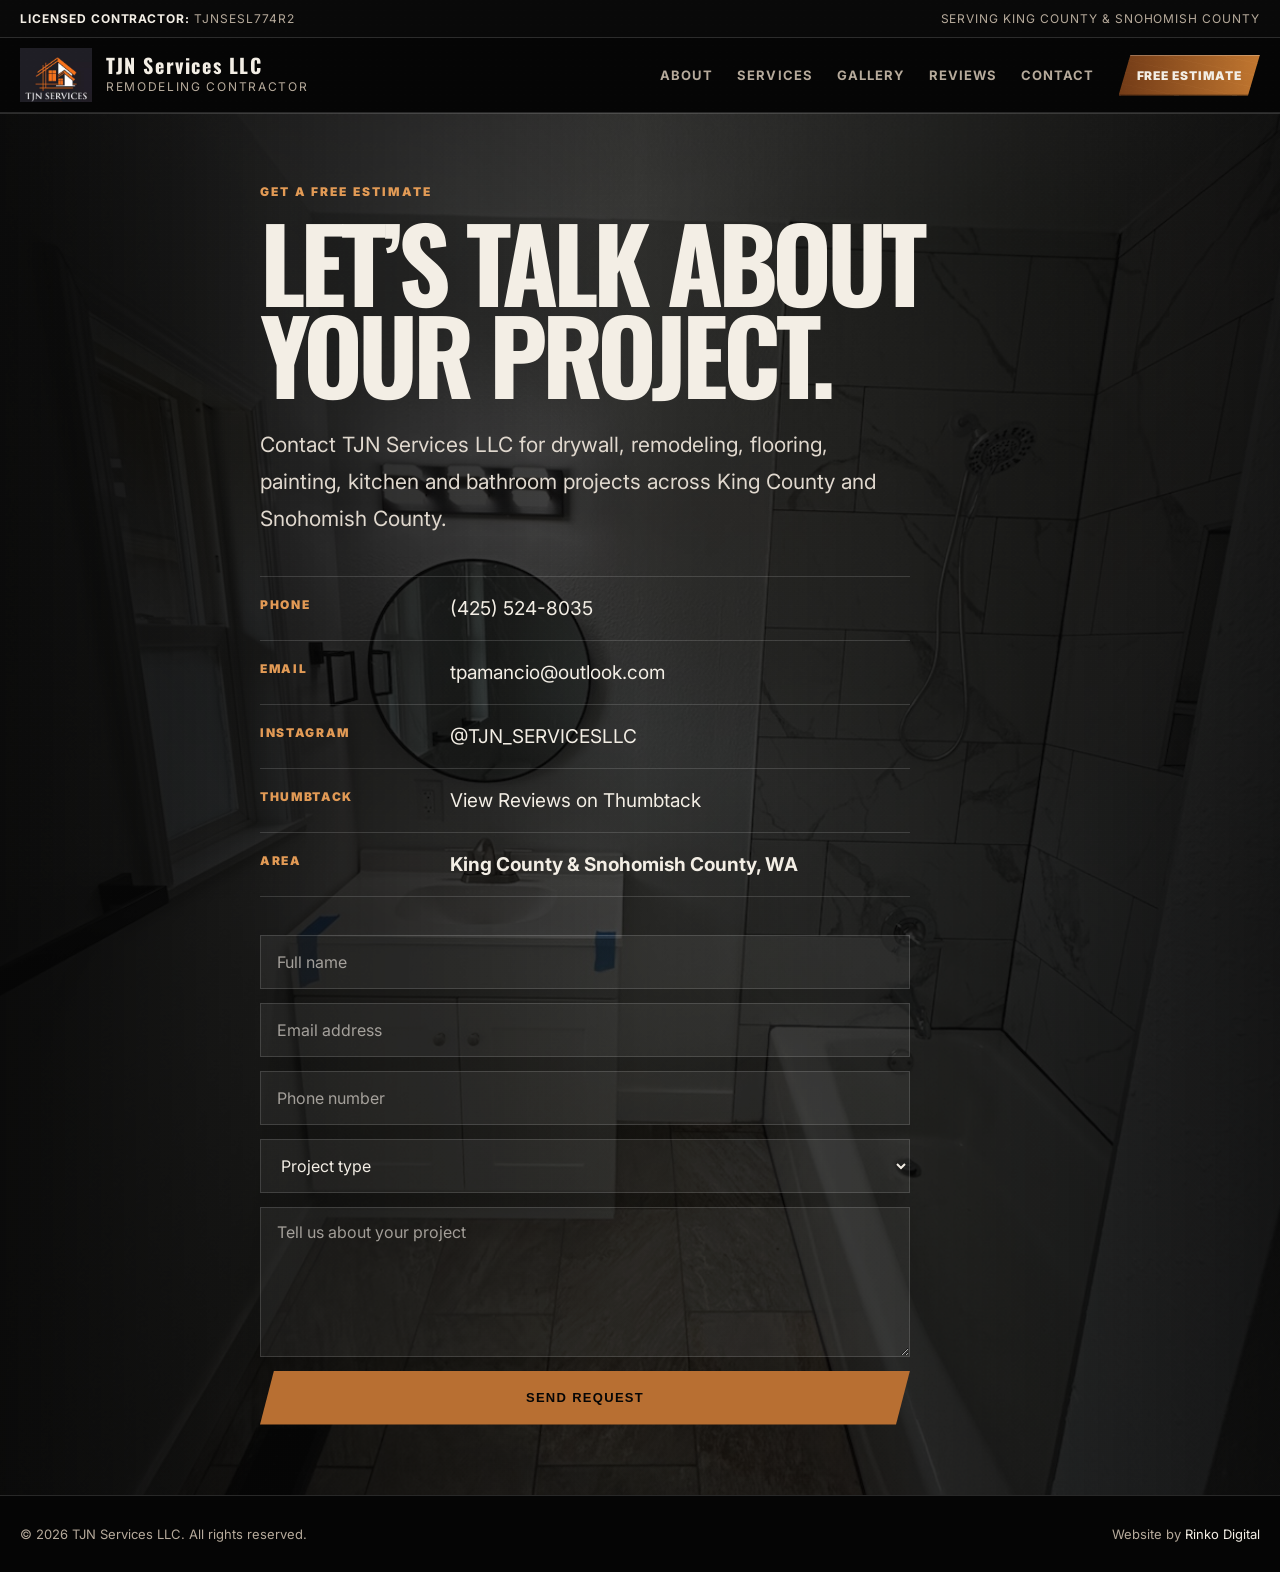
<file: contact.html>
<!DOCTYPE html>
<html lang="en">
<head>
<meta charset="utf-8"/>
<meta content="width=device-width, initial-scale=1.0" name="viewport"/>
<title>Contact TJN Services LLC | Free Estimate in King &amp; Snohomish County</title>
<meta name="description" content="Request a free estimate from TJN Services LLC for complete home remodels, drywall, flooring, tile, kitchen and bathroom projects in King &amp; Snohomish County, WA."/>
<meta name="keywords" content="TJN Services LLC, remodeling contractor, complete home remodel, free estimate, drywall, painting, tile installation, LVP flooring, laminate flooring, hardwood flooring, kitchen remodeling, bathroom remodeling, King County, Snohomish County"/>
<meta name="author" content="Rinko Digital"/>
<link rel="canonical" href="https://www.tjnservicesllc.com/contact.html"/>
<link rel="icon" href="assets/favicon/favicon.ico" sizes="any"/>
<link rel="icon" type="image/png" sizes="32x32" href="assets/favicon/icon-32.png"/>
<link rel="icon" type="image/png" sizes="16x16" href="assets/favicon/icon-16.png"/>
<link rel="apple-touch-icon" sizes="180x180" href="assets/favicon/icon-180.png"/>
<link rel="manifest" href="assets/favicon/site.webmanifest"/>
<meta name="theme-color" content="#1f1e25"/>
<meta property="og:title" content="Contact TJN Services LLC | Free Estimate in King &amp; Snohomish County"/>
<meta property="og:description" content="Request a free estimate from TJN Services LLC for complete home remodels, drywall, flooring, tile, kitchen and bathroom projects in King &amp; Snohomish County, WA."/>
<meta property="og:type" content="website"/>
<meta property="og:url" content="https://www.tjnservicesllc.com/contact.html"/>
<meta property="og:image" content="https://www.tjnservicesllc.com/assets/tjn-hero.jpg"/>
<script type="application/ld+json">
{
  "@context": "https://schema.org",
  "@type": "GeneralContractor",
  "name": "TJN Services LLC",
  "url": "https://www.tjnservicesllc.com/",
  "telephone": "+1-425-524-8035",
  "email": "tpamancio@outlook.com",
  "address": {
    "@type": "PostalAddress",
    "addressLocality": "Edmonds",
    "addressRegion": "WA",
    "addressCountry": "US"
  },
  "areaServed": [
    {"@type": "AdministrativeArea", "name": "King County, WA"},
    {"@type": "AdministrativeArea", "name": "Snohomish County, WA"}
  ]
}
</script>
<link href="https://fonts.googleapis.com" rel="preconnect"/>
<link crossorigin="" href="https://fonts.gstatic.com" rel="preconnect"/>
<link href="https://fonts.googleapis.com/css2?family=Inter:wght@400;500;600;700;800;900&family=Oswald:wght@500;600;700&family=Playfair+Display:wght@700;800&display=swap" rel="stylesheet"/>
<style>
    :root {
      --black: #060606;
      --charcoal: #101010;
      --graphite: #171717;
      --ash: #242424;
      --paper: #f3eee5;
      --muted: #b6aa9b;
      --copper: #b86f32;
      --copper-light: #e29a55;
      --line: rgba(255,255,255,.14);
      --dark-line: rgba(0,0,0,.14);
      --max: 1240px;
    }

    * { box-sizing: border-box; }
    html { scroll-behavior: smooth; }
    body {
      margin: 0;
      background: var(--black);
      color: var(--paper);
      font-family: Inter, system-ui, -apple-system, BlinkMacSystemFont, "Segoe UI", sans-serif;
      overflow-x: hidden;
    }
    img { display: block; max-width: 100%; }
    a { color: inherit; text-decoration: none; }

    .wrap { width: min(var(--max), calc(100% - 40px)); margin: 0 auto; }

    .grain {
      position: fixed;
      inset: 0;
      pointer-events: none;
      opacity: .12;
      z-index: 999;
      background-image:
        radial-gradient(circle at 20% 10%, rgba(255,255,255,.18) 0 1px, transparent 1px),
        radial-gradient(circle at 80% 50%, rgba(255,255,255,.12) 0 1px, transparent 1px);
      background-size: 5px 5px, 7px 7px;
      mix-blend-mode: overlay;
    }

    .topline {
      height: 38px;
      background: #090909;
      border-bottom: 1px solid var(--line);
      color: var(--muted);
      font-size: 12px;
      letter-spacing: .08em;
      text-transform: uppercase;
    }
    .topline .wrap {
      height: 100%;
      display: flex;
      align-items: center;
      justify-content: space-between;
      gap: 18px;
    }
    .topline b { color: var(--paper); font-weight: 700; }

    header {
      position: sticky;
      top: 0;
      z-index: 100;
      background: rgba(6,6,6,.78);
      backdrop-filter: blur(18px);
      border-bottom: 1px solid var(--line);
    }
    nav {
      min-height: 74px;
      display: flex;
      align-items: center;
      justify-content: space-between;
      gap: 28px;
    }
    .brand {
      display: flex;
      align-items: center;
      gap: 14px;
      min-width: max-content;
    }
    .brand-mark {
      width: 54px;
      height: 54px;
      border-radius: 50%;
      border: 1px solid rgba(255,255,255,.18);
      background: #fff;
      overflow: hidden;
      display: grid;
      place-items: center;
    }
    .brand-mark img { width: 100%; height: 100%; object-fit: contain; padding: 5px; }
    .brand-name strong {
      display: block;
      font-family: Oswald, Inter, sans-serif;
      letter-spacing: .08em;
      font-size: 20px;
      line-height: 1;
    }
    .brand-name span {
      color: var(--muted);
      font-size: 12px;
      letter-spacing: .14em;
      text-transform: uppercase;
    }
    .nav-links {
      display: flex;
      align-items: center;
      gap: 24px;
      color: var(--muted);
      font-size: 13px;
      font-weight: 700;
      text-transform: uppercase;
      letter-spacing: .08em;
    }
    .nav-links a:hover { color: var(--paper); }
    .nav-cta {
      padding: 13px 18px;
      background:
        linear-gradient(90deg, rgba(120, 62, 24, .95), rgba(210, 129, 52, .92)),
        repeating-linear-gradient(
          12deg,
          rgba(255,255,255,.16) 0px,
          rgba(255,255,255,.16) 1px,
          transparent 1px,
          transparent 12px
        ),
        repeating-linear-gradient(
          90deg,
          rgba(0,0,0,.12) 0px,
          rgba(0,0,0,.12) 2px,
          transparent 2px,
          transparent 46px
        );
      color: var(--paper);
      font-weight: 900;
      text-transform: uppercase;
      letter-spacing: .08em;
      font-size: 12px;
      clip-path: polygon(12px 0,100% 0,calc(100% - 12px) 100%,0 100%);
      box-shadow:
        inset 0 1px 0 rgba(255,255,255,.25),
        inset 0 -2px 0 rgba(0,0,0,.18);
    }
    .language-switcher {
      display: flex;
      align-items: center;
      gap: 6px;
      padding: 6px;
      border: 1px solid var(--line);
      background: rgba(255,255,255,.04);
    }
    .language-switcher button {
      cursor: pointer;
      border: 0;
      background: transparent;
      color: var(--muted);
      font: inherit;
      font-size: 11px;
      font-weight: 900;
      letter-spacing: .08em;
      text-transform: uppercase;
      padding: 8px 9px;
    }
    .language-switcher button.active {
      background: var(--copper);
      color: #120b06;
    }

    .hero {
      min-height: calc(100vh - 112px);
      position: relative;
      display: grid;
      align-items: end;
      isolation: isolate;
      overflow: hidden;
      border-bottom: 1px solid var(--line);
    }
    .hero::before {
      content: "";
      position: absolute;
      inset: 0;
      background:
        linear-gradient(90deg, rgba(6,6,6,.96) 0%, rgba(6,6,6,.78) 34%, rgba(6,6,6,.18) 70%, rgba(6,6,6,.74) 100%),
        linear-gradient(0deg, rgba(6,6,6,1) 0%, transparent 35%),
        url('assets/tjn-hero.jpg') center/cover no-repeat;
      z-index: -2;
      transform: scale(1.03);
      animation: slowZoom 18s ease-in-out infinite alternate;
    }
    .hero::after {
      content: "TJN";
      position: absolute;
      right: -4vw;
      top: 5vh;
      font-family: Oswald, sans-serif;
      font-weight: 700;
      letter-spacing: -.06em;
      font-size: clamp(150px, 28vw, 420px);
      color: rgba(255,255,255,.045);
      z-index: -1;
      line-height: .8;
    }
    @keyframes slowZoom { from { transform: scale(1.03); } to { transform: scale(1.10); } }

    .hero-inner { padding: 100px 0 74px; }
    .eyebrow {
      display: inline-flex;
      align-items: center;
      gap: 12px;
      color: var(--copper-light);
      font-size: 13px;
      font-weight: 900;
      letter-spacing: .18em;
      text-transform: uppercase;
      margin-bottom: 26px;
    }
    .eyebrow::before { content: ""; width: 72px; height: 2px; background: var(--copper); }
    h1 {
      font-family: Oswald, Inter, sans-serif;
      font-size: clamp(54px, 8vw, 132px);
      line-height: .9;
      letter-spacing: -.05em;
      text-transform: uppercase;
      margin: 0;
      max-width: 1010px;
    }
    .hero-lead {
      max-width: 650px;
      margin: 28px 0 36px;
      color: #e0d8ce;
      font-size: clamp(17px, 2vw, 21px);
      line-height: 1.75;
    }
    .hero-actions { display: flex; gap: 14px; flex-wrap: wrap; }
    .btn {
      display: inline-flex;
      align-items: center;
      justify-content: center;
      min-height: 54px;
      padding: 0 24px;
      font-size: 13px;
      font-weight: 900;
      letter-spacing: .1em;
      text-transform: uppercase;
      transition: .25s ease;
      border: 1px solid transparent;
    }
    .btn-primary {
      background: var(--copper);
      color: var(--black);
      clip-path: polygon(14px 0,100% 0,calc(100% - 14px) 100%,0 100%);
    }
    .btn-primary:hover { background: var(--copper-light); }
    .btn-secondary { border-color: var(--line); color: var(--paper); background: rgba(255,255,255,.04); }
    .btn:hover { transform: translateY(-2px); }
    .hero-strip {
      margin-top: 62px;
      display: grid;
      grid-template-columns: repeat(3, 1fr);
      border-top: 1px solid var(--line);
      border-bottom: 1px solid var(--line);
      max-width: 850px;
    }
    .hero-strip div { padding: 22px 26px; border-right: 1px solid var(--line); }
    .hero-strip div:last-child { border-right: 0; }
    .hero-strip strong { display: block; font-family: Oswald, sans-serif; font-size: 36px; line-height: 1; color: var(--paper); }
    .hero-strip span { color: var(--muted); font-size: 12px; letter-spacing: .12em; text-transform: uppercase; font-weight: 800; }

    .marquee {
      background: var(--copper);
      color: #100905;
      overflow: hidden;
      border-bottom: 1px solid rgba(0,0,0,.3);
    }
    .track {
      width: max-content;
      display: flex;
      gap: 28px;
      padding: 15px 0;
      animation: move 26s linear infinite;
      font-family: Oswald, sans-serif;
      font-size: 22px;
      text-transform: uppercase;
      letter-spacing: .08em;
      font-weight: 700;
    }
    .track span::after { content: " /"; margin-left: 28px; opacity: .5; }
    @keyframes move { to { transform: translateX(-50%); } }

    section { position: relative; }
    .section-pad { padding: 110px 0; }
    .split-title {
      display: grid;
      grid-template-columns: .85fr 1.15fr;
      gap: 52px;
      align-items: end;
      margin-bottom: 56px;
    }
    .kicker {
      color: var(--copper-light);
      text-transform: uppercase;
      letter-spacing: .18em;
      font-size: 12px;
      font-weight: 900;
      margin-bottom: 16px;
    }
    h2 {
      font-family: Oswald, sans-serif;
      text-transform: uppercase;
      letter-spacing: -.04em;
      font-size: clamp(44px, 6vw, 88px);
      line-height: .94;
      margin: 0;
    }
    .section-copy {
      color: var(--muted);
      font-size: 17px;
      line-height: 1.8;
      max-width: 670px;
    }

    .about {
      background: var(--paper);
      color: #12100e;
      overflow: hidden;
    }
    .about::before {
      content: "REMODELING";
      position: absolute;
      left: -2vw;
      bottom: -30px;
      font-family: Oswald, sans-serif;
      font-size: clamp(90px, 16vw, 240px);
      font-weight: 700;
      letter-spacing: -.06em;
      color: rgba(0,0,0,.045);
      line-height: .8;
    }
    .about-grid {
      display: grid;
      grid-template-columns: 1.05fr .95fr;
      gap: 54px;
      align-items: center;
      position: relative;
    }
    .about-media {
      position: relative;
      min-height: 580px;
      background: #111 url('assets/tjn-featured.jpg') center/cover no-repeat;
      clip-path: polygon(0 0, 88% 0, 100% 100%, 0 100%);
    }
    .stamp {
      position: absolute;
      right: -18px;
      bottom: 44px;
      width: 180px;
      height: 180px;
      border-radius: 50%;
      border: 2px solid rgba(0,0,0,.65);
      background: var(--copper);
      color: #130b06;
      display: grid;
      place-items: center;
      text-align: center;
      font-family: Oswald, sans-serif;
      font-weight: 700;
      text-transform: uppercase;
      letter-spacing: .08em;
      transform: rotate(-10deg);
      box-shadow: 0 30px 80px rgba(0,0,0,.22);
    }
    .stamp strong { font-size: 56px; line-height: .9; display: block; }
    .about-text p { color: #40382f; font-size: 18px; line-height: 1.85; }
    .credentials {
      margin-top: 36px;
      border-top: 1px solid var(--dark-line);
    }
    .credential-row {
      display: grid;
      grid-template-columns: 190px 1fr;
      gap: 18px;
      padding: 18px 0;
      border-bottom: 1px solid var(--dark-line);
    }
    .credential-row span { font-size: 12px; text-transform: uppercase; letter-spacing: .14em; font-weight: 900; color: #75502f; }
    .credential-row strong { font-size: 18px; }

    .services {
      background: var(--black);
      overflow: hidden;
    }
    .service-board {
      border-top: 1px solid var(--line);
      counter-reset: svc;
    }
    .service-line {
      counter-increment: svc;
      display: grid;
      grid-template-columns: 90px 1fr 340px;
      gap: 30px;
      align-items: center;
      min-height: 126px;
      border-bottom: 1px solid var(--line);
      position: relative;
      overflow: hidden;
    }
    .service-line::before {
      content: "";
      position: absolute;
      inset: 0;
      background: linear-gradient(90deg, rgba(184,111,50,.18), transparent 48%);
      transform: translateX(-101%);
      transition: .45s ease;
    }
    .service-line:hover::before { transform: translateX(0); }
    .service-line .num::before {
      content: counter(svc, decimal-leading-zero);
      color: var(--copper-light);
      font-family: Oswald, sans-serif;
      font-size: 28px;
      position: relative;
      z-index: 1;
    }
    .service-line h3 {
      position: relative;
      z-index: 1;
      font-family: Oswald, sans-serif;
      font-size: clamp(34px, 5vw, 70px);
      line-height: .9;
      margin: 0;
      text-transform: uppercase;
      letter-spacing: -.04em;
    }
    .service-line p {
      position: relative;
      z-index: 1;
      margin: 0;
      color: var(--muted);
      line-height: 1.7;
      font-size: 15px;
    }

    .gallery {
      background: #0b0b0b;
      border-top: 1px solid var(--line);
      border-bottom: 1px solid var(--line);
    }
    .mosaic {
      display: grid;
      grid-template-columns: 1.2fr .8fr 1fr;
      grid-template-rows: 280px 280px;
      gap: 14px;
    }
    .mosaic figure {
      margin: 0;
      position: relative;
      overflow: hidden;
      background: #202020;
    }
    .mosaic figure:nth-child(1) { grid-row: span 2; }
    .mosaic figure:nth-child(4) { grid-column: span 2; }
    .mosaic img { width: 100%; height: 100%; object-fit: cover; filter: saturate(.9) contrast(1.05); transition: .7s ease; }
    .mosaic figure:hover img { transform: scale(1.08); }
    .mosaic figcaption {
      position: absolute;
      left: 18px;
      bottom: 18px;
      background: rgba(6,6,6,.72);
      backdrop-filter: blur(10px);
      padding: 10px 14px;
      font-size: 12px;
      text-transform: uppercase;
      letter-spacing: .12em;
      font-weight: 900;
      color: var(--paper);
      border-left: 3px solid var(--copper);
    }

    .reviews {
      background: var(--paper);
      color: #12100e;
    }
    .review-layout {
      display: grid;
      grid-template-columns: .9fr 1.1fr;
      gap: 60px;
      align-items: start;
    }
    .review-panel {
      position: sticky;
      top: 110px;
    }
    .quote-stack { border-top: 1px solid var(--dark-line); }
    .quote {
      padding: 32px 0;
      border-bottom: 1px solid var(--dark-line);
    }
    .stars { color: var(--copper); letter-spacing: .12em; margin-bottom: 12px; }
    blockquote { margin: 0; font-family: Playfair Display, serif; font-size: clamp(24px, 3vw, 36px); line-height: 1.25; color: #171310; }
    .quote cite { display: block; margin-top: 18px; font-style: normal; color: #695f53; font-weight: 800; text-transform: uppercase; letter-spacing: .1em; font-size: 12px; }
    .thumbtack-note {
      margin-top: 28px;
      color: #4d443b;
      line-height: 1.75;
      font-size: 16px;
    }

    .process {
      background: var(--black);
    }
    .timeline {
      display: grid;
      grid-template-columns: repeat(4, 1fr);
      border: 1px solid var(--line);
      border-left: 0;
    }
    .step {
      min-height: 310px;
      padding: 34px 28px;
      border-left: 1px solid var(--line);
      display: flex;
      flex-direction: column;
      justify-content: space-between;
      background:
        linear-gradient(180deg, rgba(255,255,255,.04), transparent),
        var(--charcoal);
    }
    .step-num { font-family: Oswald, sans-serif; color: var(--copper-light); font-size: 46px; line-height: 1; }
    .step h3 { font-family: Oswald, sans-serif; text-transform: uppercase; font-size: 28px; line-height: 1; margin: 0 0 14px; }
    .step p { color: var(--muted); line-height: 1.7; margin: 0; font-size: 15px; }

    .contact {
      min-height: 720px;
      display: grid;
      align-items: center;
      background:
        linear-gradient(90deg, rgba(6,6,6,.96), rgba(6,6,6,.75), rgba(6,6,6,.92)),
        url('assets/tjn-contact.jpg') center/cover no-repeat;
      border-top: 1px solid var(--line);
    }
    .contact-panel {
      max-width: 760px;
      padding: 70px 0;
    }
    .contact h2 { font-size: clamp(52px, 7vw, 105px); }
    .contact-list {
      margin: 38px 0;
      border-top: 1px solid var(--line);
      max-width: 650px;
    }
    .contact-item {
      display: grid;
      grid-template-columns: 170px 1fr;
      gap: 20px;
      padding: 20px 0;
      border-bottom: 1px solid var(--line);
    }
    .contact-item span { color: var(--copper-light); font-weight: 900; letter-spacing: .14em; text-transform: uppercase; font-size: 12px; }
    .contact-item strong, .contact-item a { font-size: 19px; }

    footer {
      background: #050505;
      border-top: 1px solid var(--line);
      color: var(--muted);
      padding: 30px 0;
      font-size: 13px;
    }
    footer .wrap { display: flex; align-items: center; justify-content: space-between; gap: 20px; flex-wrap: wrap; }
    footer a { color: var(--paper); }

    @media (max-width: 980px) {
      .nav-links { display: none; }
      .language-switcher { margin-left: auto; }
      .hero-strip { grid-template-columns: 1fr; }
      .hero-strip div { border-right: 0; border-bottom: 1px solid var(--line); }
      .split-title, .about-grid, .review-layout { grid-template-columns: 1fr; }
      .about-media { min-height: 430px; clip-path: none; }
      .service-line { grid-template-columns: 70px 1fr; gap: 18px; padding: 24px 0; }
      .service-line p { grid-column: 2; }
      .mosaic { grid-template-columns: 1fr 1fr; grid-template-rows: 260px 260px 260px; }
      .mosaic figure:nth-child(1), .mosaic figure:nth-child(4) { grid-row: auto; grid-column: span 1; }
      .timeline { grid-template-columns: 1fr 1fr; }
      .review-panel { position: static; }
    }

    @media (max-width: 640px) {
      .wrap { width: min(100% - 28px, var(--max)); }
      .topline { height: auto; }
      .topline .wrap { padding: 10px 0; align-items: flex-start; flex-direction: column; }
      .brand-name strong { font-size: 17px; }
      .brand-mark { width: 48px; height: 48px; }
      .hero-inner { padding: 70px 0 48px; }
      .hero-lead { font-size: 16px; }
      .hero-actions .btn { width: 100%; }
      .section-pad { padding: 76px 0; }
      .credential-row, .contact-item { grid-template-columns: 1fr; gap: 8px; }
      .service-line { grid-template-columns: 1fr; }
      .service-line p { grid-column: auto; }
      .mosaic { grid-template-columns: 1fr; grid-template-rows: repeat(5, 270px); }
      .timeline { grid-template-columns: 1fr; }
      .stamp { width: 138px; height: 138px; right: 16px; }
      .stamp strong { font-size: 42px; }
    }
  
    .brand-mark {
      border-radius: 0 !important;
      background: transparent !important;
      border: 0 !important;
      width: 72px !important;
      height: 54px !important;
    }
    .brand-mark img {
      object-fit: contain !important;
      padding: 0 !important;
    }
    .trust-badge {
      display: inline-flex;
      align-items: center;
      gap: 12px;
      margin: 0 0 22px;
      padding: 12px 16px;
      background:
        linear-gradient(90deg, rgba(120, 62, 24, .94), rgba(210, 129, 52, .90)),
        repeating-linear-gradient(
          10deg,
          rgba(255,255,255,.12) 0px,
          rgba(255,255,255,.12) 1px,
          transparent 1px,
          transparent 14px
        );
      border: 1px solid rgba(96, 45, 14, .35);
      color: var(--paper);
      font-weight: 900;
      text-transform: uppercase;
      letter-spacing: .1em;
      font-size: 12px;
    }
    .trust-badge .stars { margin: 0; color: var(--paper); letter-spacing: .08em; }
    .gallery-hero {
      min-height: 560px;
      display: grid;
      align-items: end;
      background:
        linear-gradient(90deg, rgba(6,6,6,.98), rgba(6,6,6,.74), rgba(6,6,6,.98)),
        url('assets/tjn-hero.jpg') center/cover no-repeat;
      border-bottom: 1px solid var(--line);
      position: relative;
      overflow: hidden;
    }
    .gallery-hero::after {
      content: "T";
      position: absolute;
      right: 2vw;
      bottom: -8vh;
      font-family: Oswald, sans-serif;
      font-size: clamp(220px, 38vw, 520px);
      line-height: .8;
      color: rgba(255,255,255,.035);
      font-weight: 700;
    }
    .gallery-hero .wrap { position: relative; z-index: 1; padding: 110px 0 80px; }
    .gallery-grid {
      display: grid;
      grid-template-columns: repeat(3, 1fr);
      gap: 14px;
    }
    .gallery-card {
      margin: 0;
      min-height: 340px;
      background: #1a1a1a;
      overflow: hidden;
      position: relative;
      border: 1px solid var(--line);
    }
    .gallery-card:nth-child(5n+1) { min-height: 520px; grid-row: span 2; }
    .gallery-card img {
      width: 100%;
      height: 100%;
      object-fit: cover;
      filter: saturate(.95) contrast(1.04);
      transition: .65s ease;
    }
    .gallery-card:hover img { transform: scale(1.06); }
    .gallery-card figcaption {
      position: absolute;
      left: 18px;
      bottom: 18px;
      background: rgba(6,6,6,.76);
      border-left: 3px solid var(--copper);
      padding: 10px 14px;
      font-size: 12px;
      text-transform: uppercase;
      letter-spacing: .12em;
      font-weight: 900;
      color: var(--paper);
    }
    .contact-form {
      display: grid;
      gap: 14px;
      max-width: 650px;
      margin-top: 34px;
    }
    .contact-form input, .contact-form textarea, .contact-form select {
      width: 100%;
      border: 1px solid var(--line);
      background: rgba(255,255,255,.06);
      color: var(--paper);
      min-height: 54px;
      padding: 14px 16px;
      font: inherit;
      outline: none;
    }
    .contact-form textarea { min-height: 150px; resize: vertical; }
    .contact-form input::placeholder, .contact-form textarea::placeholder { color: rgba(243,238,229,.62); }
    .contact-form select option { color: #111; }
    @media (max-width: 980px) {
      .gallery-grid { grid-template-columns: 1fr 1fr; }
      .gallery-card:nth-child(5n+1) { grid-row: auto; min-height: 340px; }
    }
    @media (max-width: 640px) {
      .brand-mark { width: 58px !important; height: 44px !important; }
      .gallery-grid { grid-template-columns: 1fr; }
      .gallery-card { min-height: 300px; }
    }
</style>
</head><body>
<div aria-hidden="true" class="grain"></div>
<div class="topline">
<div class="wrap">
<div><b>Licensed Contractor:</b> TJNSESL774R2</div>
<div>Serving King County &amp; Snohomish County</div>
</div>
</div>
<header>
<nav aria-label="Main navigation" class="wrap">
<a aria-label="TJN Services LLC Home" class="brand" href="index.html">
<span class="brand-mark"><img alt="TJN Services LLC logo" src="assets/tjn-logo.png"/></span>
<span class="brand-name"><strong>TJN Services LLC</strong><span>Remodeling Contractor</span></span>
</a>
<div class="nav-links">
<a href="index.html#about">About</a>
<a href="index.html#services">Services</a>
<a href="gallery.html">Gallery</a>
<a href="index.html#reviews">Reviews</a>
<a href="contact.html">Contact</a>
<a class="nav-cta" href="contact.html">Free Estimate</a>
</div>
</nav>
</header>
<main>
<section class="contact" style="min-height: calc(100vh - 112px);">
<div class="wrap contact-panel">
<div class="kicker">Get a Free Estimate</div>
<h1>Let’s talk about your project.</h1>
<p class="hero-lead">Contact TJN Services LLC for drywall, remodeling, flooring, painting, kitchen and bathroom projects across King County and Snohomish County.</p>
<div class="contact-list">
<div class="contact-item"><span>Phone</span><a href="tel:+14255248035">(425) 524-8035</a></div>
<div class="contact-item"><span>Email</span><a href="mailto:tpamancio@outlook.com">tpamancio@outlook.com</a></div>
<div class="contact-item"><span>Instagram</span><a href="https://www.instagram.com/TJN_SERVICESLLC" rel="noopener" target="_blank">@TJN_SERVICESLLC</a></div>
<div class="contact-item"><span>Thumbtack</span><a href="https://www.thumbtack.com/wa/edmonds/general-contractors/tjn-services-llc/service/425627103381061653?utm_medium=web&utm_source=txt&surface=sp" rel="noopener" target="_blank">View Reviews on Thumbtack</a></div>
<div class="contact-item"><span>Area</span><strong>King County &amp; Snohomish County, WA</strong></div>
</div>
<form class="contact-form" name="contact" method="POST" data-netlify="true">
<input type="hidden" name="form-name" value="contact"/>
<input name="name" placeholder="Full name" required/>
<input name="email" type="email" placeholder="Email address" required/>
<input name="phone" placeholder="Phone number"/>
<select name="service">
<option value="">Project type</option>
<option>Complete Home Remodeling</option>
<option>Drywall</option>
<option>Interior Remodeling</option>
<option>Flooring Installation</option>
<option>Painting Services</option>
<option>Tile Installation</option>
<option>Kitchen Remodeling</option>
<option>Bathroom Remodeling</option>
</select>
<textarea name="message" placeholder="Tell us about your project"></textarea>
<button class="btn btn-primary" type="submit">Send Request</button>
</form>
</div>
</section>
</main>
<footer>
<div class="wrap">
<div>© <span id="year"></span> TJN Services LLC. All rights reserved.</div>
<div>Website by <a href="https://rinkodigital.com" rel="noopener" target="_blank">Rinko Digital</a></div>
</div>
</footer>
<script>
document.addEventListener("DOMContentLoaded", () => {
  const year = document.getElementById("year");
  if (year) year.textContent = new Date().getFullYear();
});
</script>

<script>
  if (window.netlifyIdentity) {
    window.netlifyIdentity.on("init", user => {
      if (!user && window.location.hash.includes("invite_token")) {
        window.netlifyIdentity.open();
      }
    });
  }
</script>
<script src="https://identity.netlify.com/v1/netlify-identity-widget.js"></script>

</body>
</html>
</file>
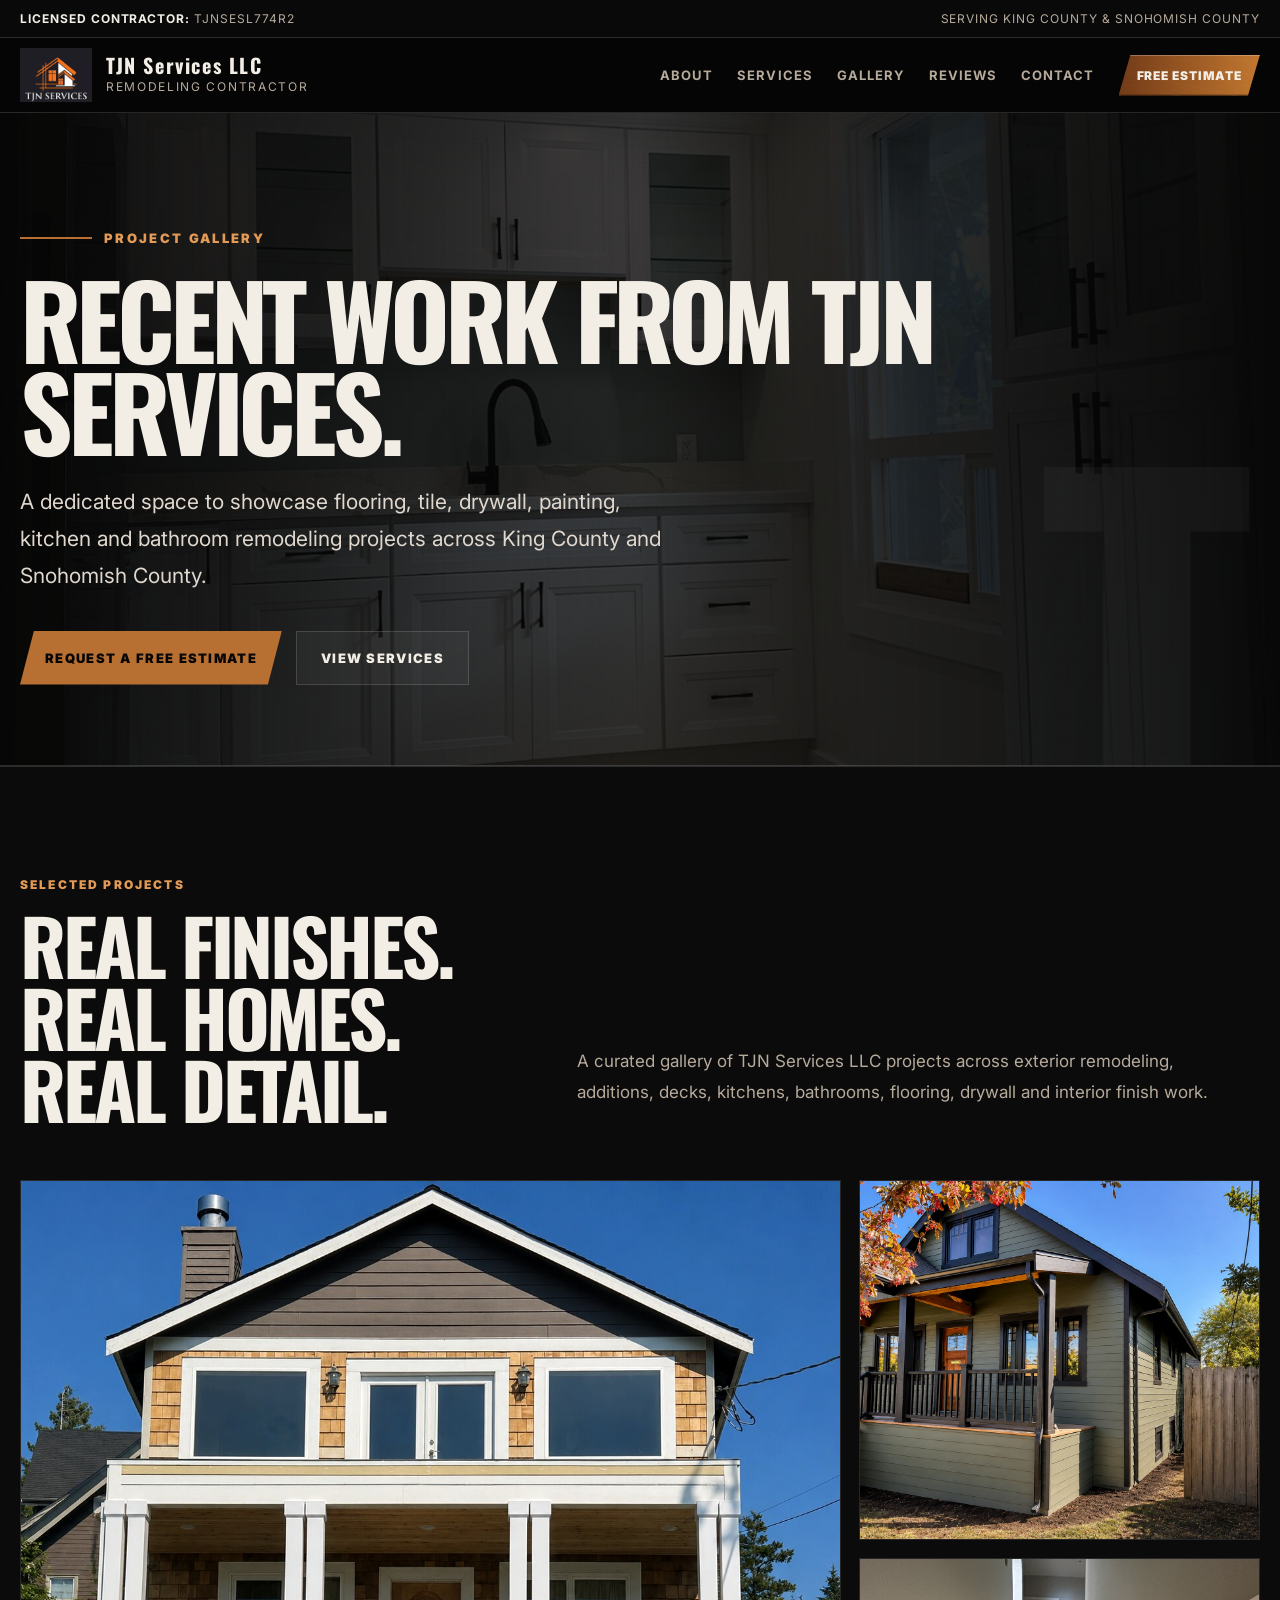
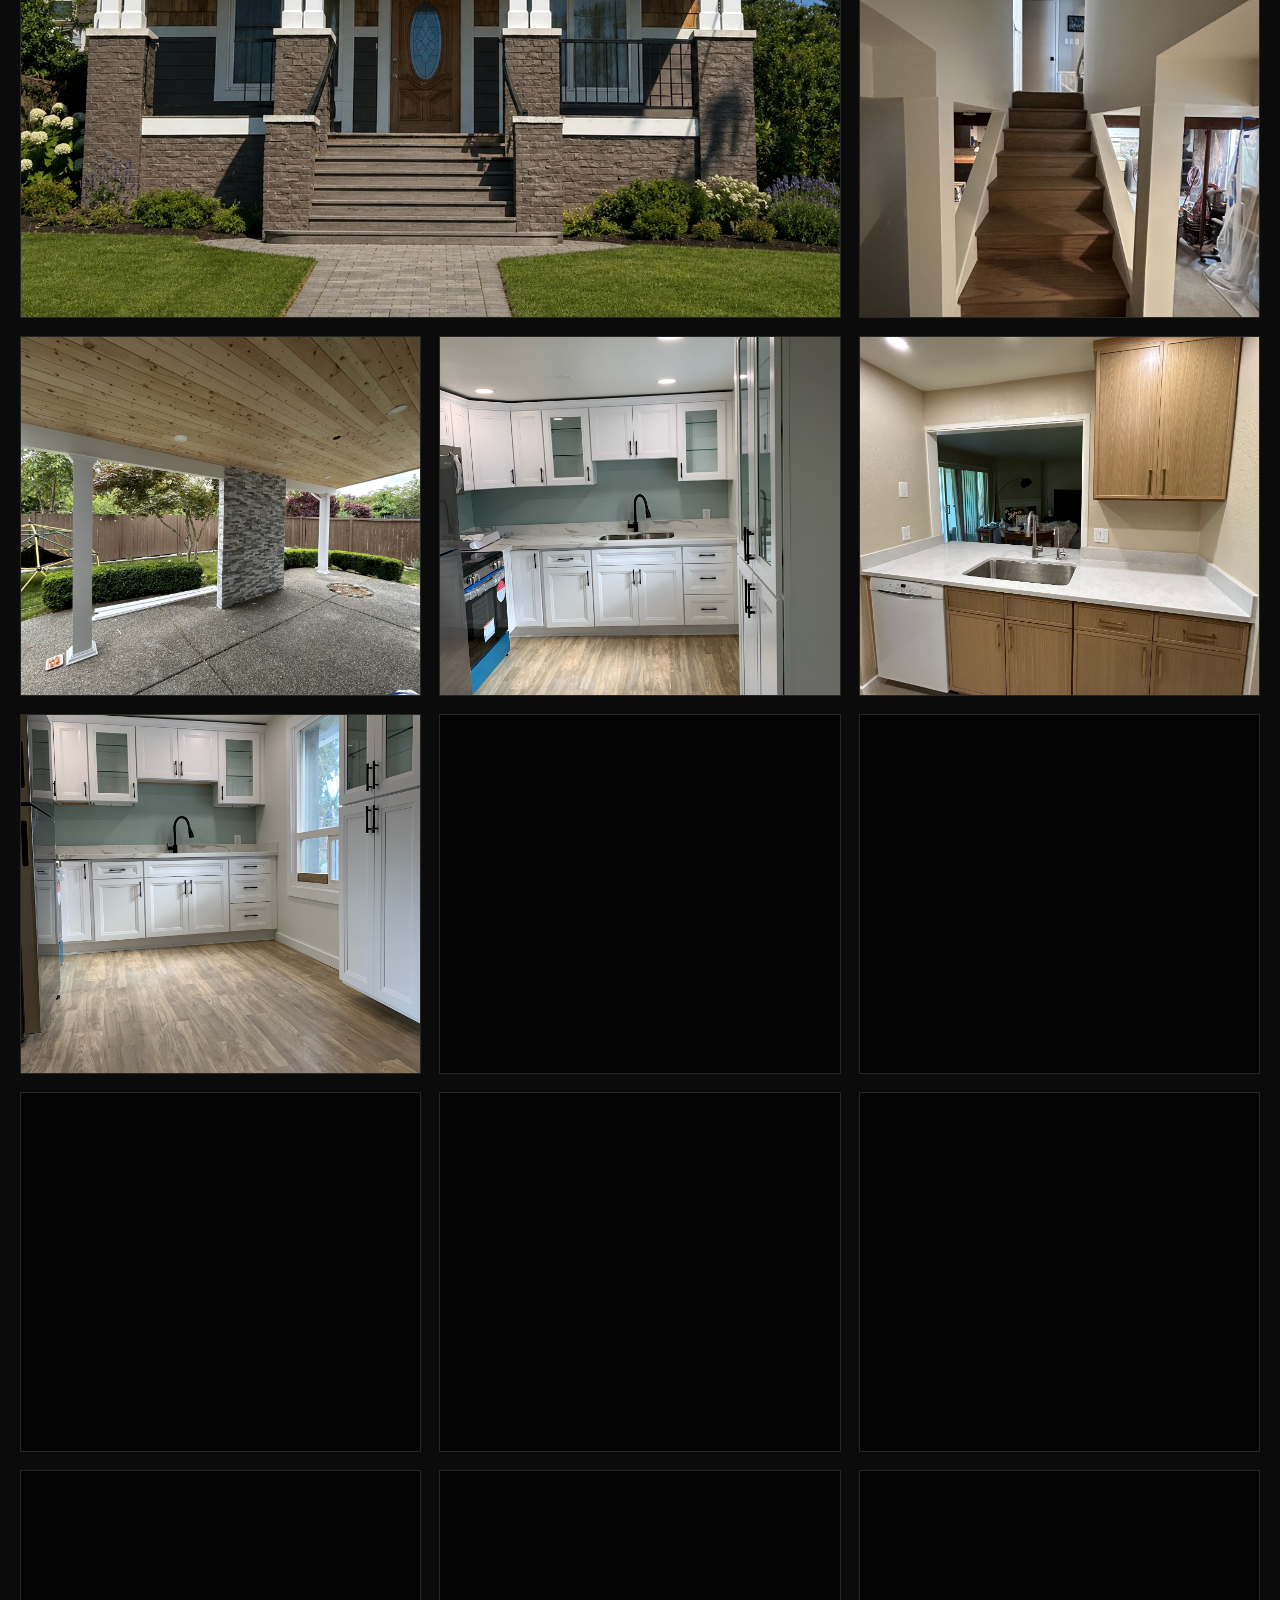
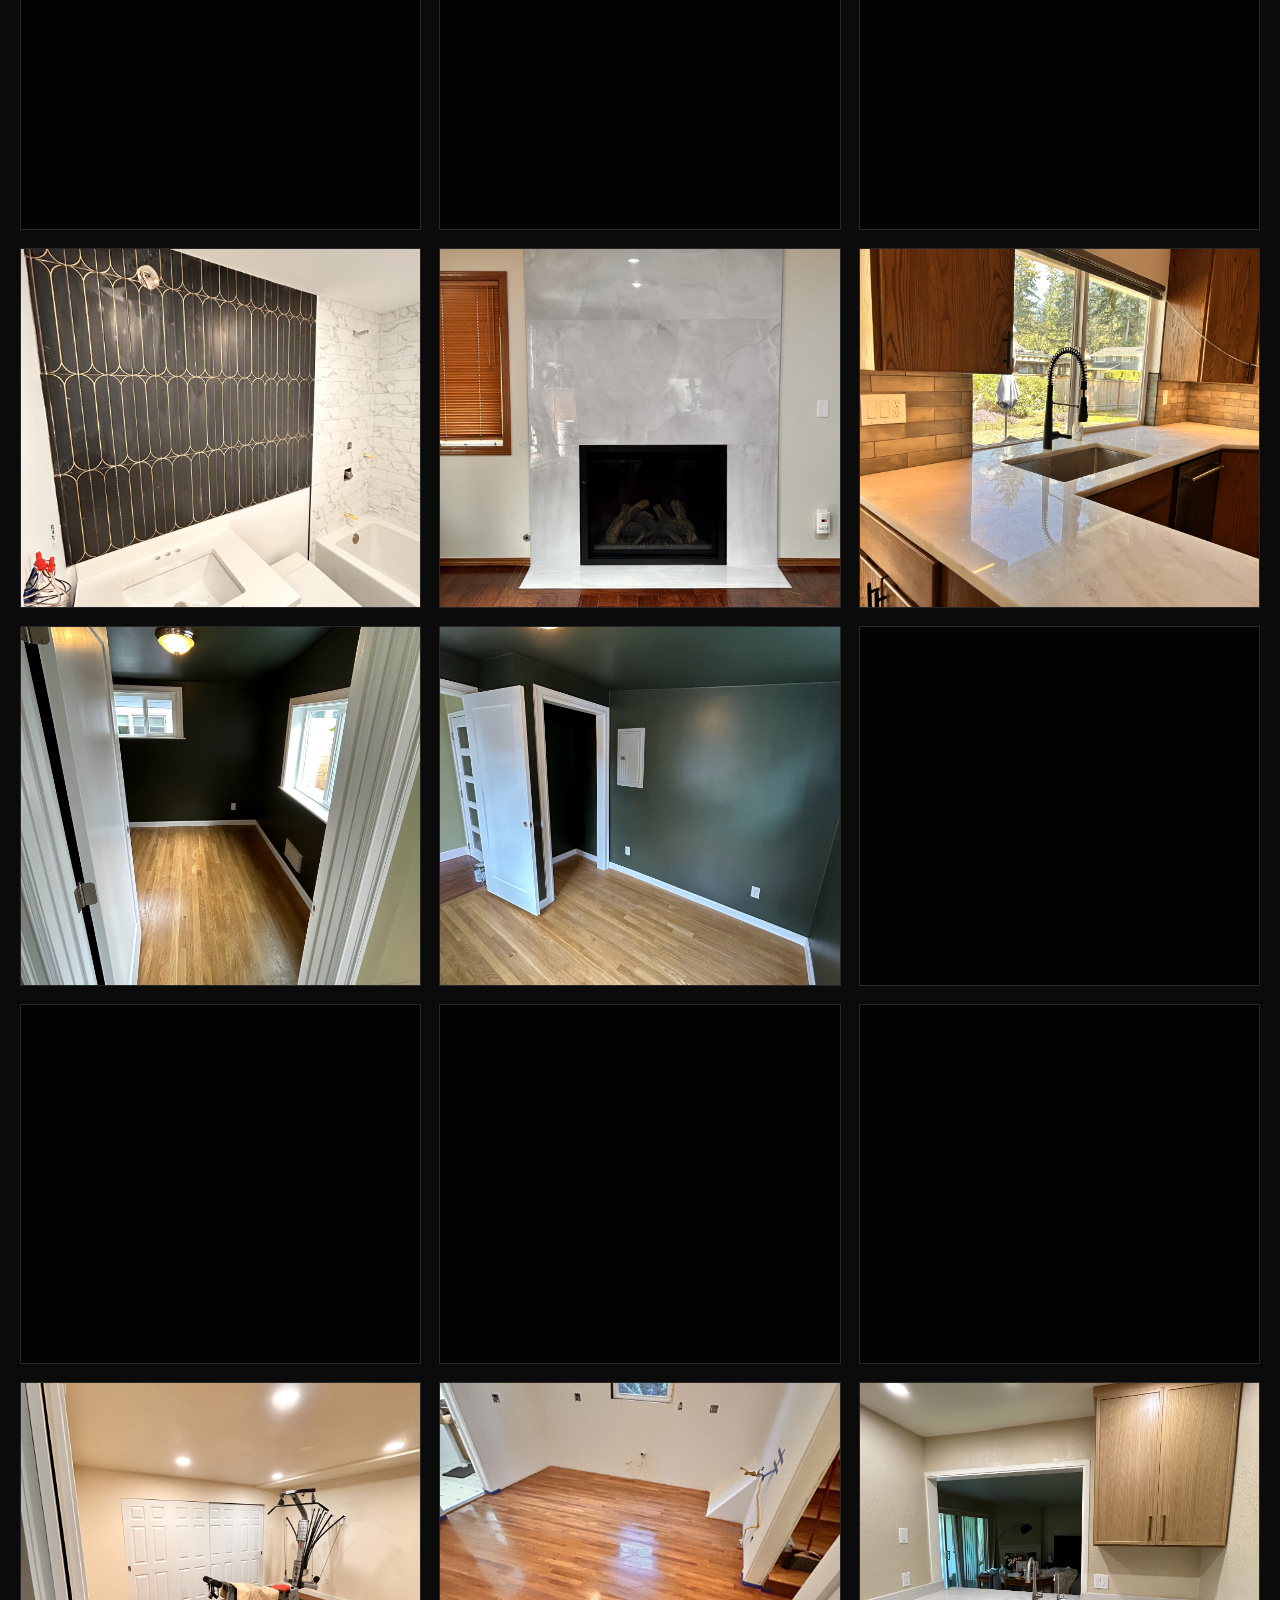
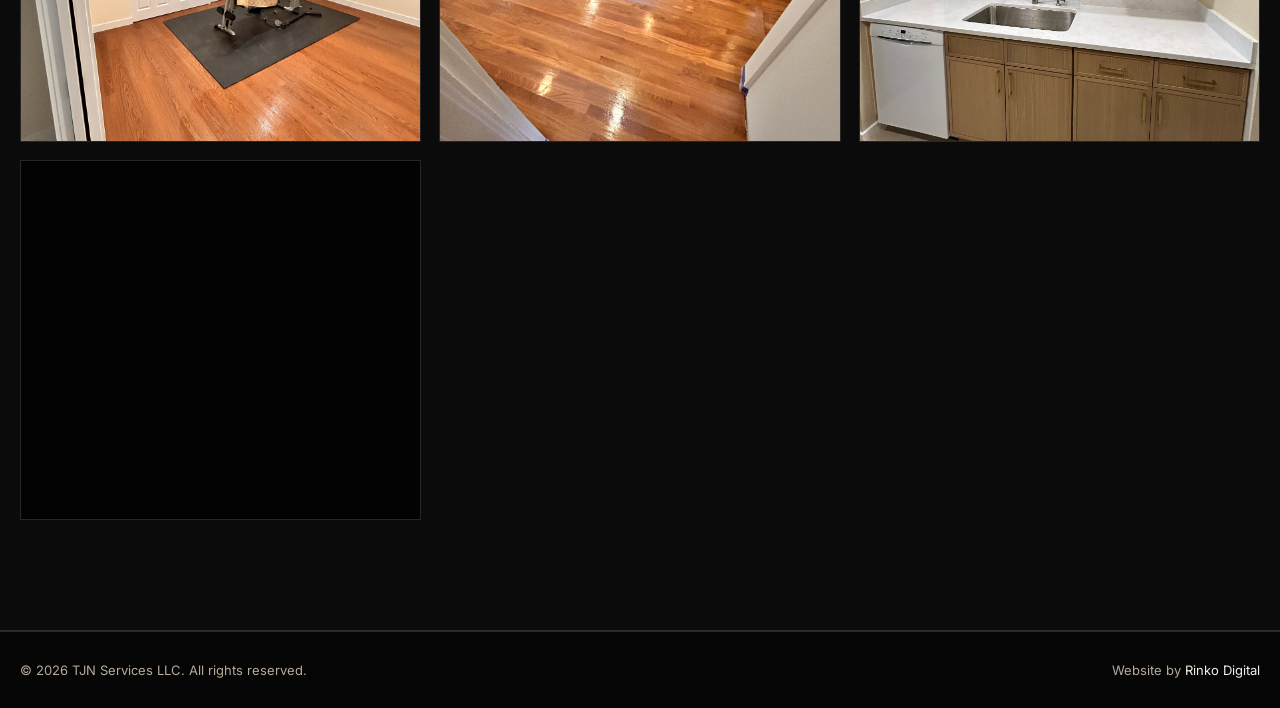
<file: gallery.html>
<!DOCTYPE html>
<html lang="en">
<head>
<meta charset="utf-8"/>
<meta content="width=device-width, initial-scale=1.0" name="viewport"/>
<title>Project Gallery | Complete Remodels, Tile &amp; Flooring | TJN Services LLC</title>
<meta name="description" content="See finished complete home remodels, kitchens, bathrooms, tile, flooring and drywall projects by TJN Services LLC across King &amp; Snohomish County, WA."/>
<meta name="keywords" content="TJN Services LLC, remodeling contractor, complete home remodel, drywall, painting, tile installation, LVP flooring, laminate flooring, hardwood flooring, kitchen remodeling, bathroom remodeling, King County, Snohomish County"/>
<meta name="author" content="Rinko Digital"/>
<link rel="canonical" href="https://www.tjnservicesllc.com/gallery.html"/>
<link rel="icon" href="assets/favicon/favicon.ico" sizes="any"/>
<link rel="icon" type="image/png" sizes="32x32" href="assets/favicon/icon-32.png"/>
<link rel="icon" type="image/png" sizes="16x16" href="assets/favicon/icon-16.png"/>
<link rel="apple-touch-icon" sizes="180x180" href="assets/favicon/icon-180.png"/>
<link rel="manifest" href="assets/favicon/site.webmanifest"/>
<meta name="theme-color" content="#1f1e25"/>
<meta property="og:title" content="Project Gallery | Complete Remodels, Tile &amp; Flooring | TJN Services LLC"/>
<meta property="og:description" content="See finished complete home remodels, kitchens, bathrooms, tile, flooring and drywall projects by TJN Services LLC across King &amp; Snohomish County, WA."/>
<meta property="og:type" content="website"/>
<meta property="og:url" content="https://www.tjnservicesllc.com/gallery.html"/>
<meta property="og:image" content="https://www.tjnservicesllc.com/assets/gallery/exterior-complete-1.jpg"/>
<script type="application/ld+json">
{
  "@context": "https://schema.org",
  "@type": "GeneralContractor",
  "name": "TJN Services LLC",
  "url": "https://www.tjnservicesllc.com/",
  "telephone": "+1-425-524-8035",
  "address": {
    "@type": "PostalAddress",
    "addressLocality": "Edmonds",
    "addressRegion": "WA",
    "addressCountry": "US"
  },
  "areaServed": [
    {"@type": "AdministrativeArea", "name": "King County, WA"},
    {"@type": "AdministrativeArea", "name": "Snohomish County, WA"}
  ]
}
</script>
<link href="https://fonts.googleapis.com" rel="preconnect"/>
<link crossorigin="" href="https://fonts.gstatic.com" rel="preconnect"/>
<link href="https://fonts.googleapis.com/css2?family=Inter:wght@400;500;600;700;800;900&family=Oswald:wght@500;600;700&family=Playfair+Display:wght@700;800&display=swap" rel="stylesheet"/>
<style>
    :root {
      --black: #060606;
      --charcoal: #101010;
      --graphite: #171717;
      --ash: #242424;
      --paper: #f3eee5;
      --muted: #b6aa9b;
      --copper: #b86f32;
      --copper-light: #e29a55;
      --line: rgba(255,255,255,.14);
      --dark-line: rgba(0,0,0,.14);
      --max: 1240px;
    }

    * { box-sizing: border-box; }
    html { scroll-behavior: smooth; }
    body {
      margin: 0;
      background: var(--black);
      color: var(--paper);
      font-family: Inter, system-ui, -apple-system, BlinkMacSystemFont, "Segoe UI", sans-serif;
      overflow-x: hidden;
    }
    img { display: block; max-width: 100%; }
    a { color: inherit; text-decoration: none; }

    .wrap { width: min(var(--max), calc(100% - 40px)); margin: 0 auto; }

    .grain {
      position: fixed;
      inset: 0;
      pointer-events: none;
      opacity: .12;
      z-index: 999;
      background-image:
        radial-gradient(circle at 20% 10%, rgba(255,255,255,.18) 0 1px, transparent 1px),
        radial-gradient(circle at 80% 50%, rgba(255,255,255,.12) 0 1px, transparent 1px);
      background-size: 5px 5px, 7px 7px;
      mix-blend-mode: overlay;
    }

    .topline {
      height: 38px;
      background: #090909;
      border-bottom: 1px solid var(--line);
      color: var(--muted);
      font-size: 12px;
      letter-spacing: .08em;
      text-transform: uppercase;
    }
    .topline .wrap {
      height: 100%;
      display: flex;
      align-items: center;
      justify-content: space-between;
      gap: 18px;
    }
    .topline b { color: var(--paper); font-weight: 700; }

    header {
      position: sticky;
      top: 0;
      z-index: 100;
      background: rgba(6,6,6,.78);
      backdrop-filter: blur(18px);
      border-bottom: 1px solid var(--line);
    }
    nav {
      min-height: 74px;
      display: flex;
      align-items: center;
      justify-content: space-between;
      gap: 28px;
    }
    .brand {
      display: flex;
      align-items: center;
      gap: 14px;
      min-width: max-content;
    }
    .brand-mark {
      width: 54px;
      height: 54px;
      border-radius: 50%;
      border: 1px solid rgba(255,255,255,.18);
      background: #fff;
      overflow: hidden;
      display: grid;
      place-items: center;
    }
    .brand-mark img { width: 100%; height: 100%; object-fit: contain; padding: 5px; }
    .brand-name strong {
      display: block;
      font-family: Oswald, Inter, sans-serif;
      letter-spacing: .08em;
      font-size: 20px;
      line-height: 1;
    }
    .brand-name span {
      color: var(--muted);
      font-size: 12px;
      letter-spacing: .14em;
      text-transform: uppercase;
    }
    .nav-links {
      display: flex;
      align-items: center;
      gap: 24px;
      color: var(--muted);
      font-size: 13px;
      font-weight: 700;
      text-transform: uppercase;
      letter-spacing: .08em;
    }
    .nav-links a:hover { color: var(--paper); }
    .nav-cta {
      padding: 13px 18px;
      background:
        linear-gradient(90deg, rgba(120, 62, 24, .95), rgba(210, 129, 52, .92)),
        repeating-linear-gradient(
          12deg,
          rgba(255,255,255,.16) 0px,
          rgba(255,255,255,.16) 1px,
          transparent 1px,
          transparent 12px
        ),
        repeating-linear-gradient(
          90deg,
          rgba(0,0,0,.12) 0px,
          rgba(0,0,0,.12) 2px,
          transparent 2px,
          transparent 46px
        );
      color: var(--paper);
      font-weight: 900;
      text-transform: uppercase;
      letter-spacing: .08em;
      font-size: 12px;
      clip-path: polygon(12px 0,100% 0,calc(100% - 12px) 100%,0 100%);
      box-shadow:
        inset 0 1px 0 rgba(255,255,255,.25),
        inset 0 -2px 0 rgba(0,0,0,.18);
    }
    .language-switcher {
      display: flex;
      align-items: center;
      gap: 6px;
      padding: 6px;
      border: 1px solid var(--line);
      background: rgba(255,255,255,.04);
    }
    .language-switcher button {
      cursor: pointer;
      border: 0;
      background: transparent;
      color: var(--muted);
      font: inherit;
      font-size: 11px;
      font-weight: 900;
      letter-spacing: .08em;
      text-transform: uppercase;
      padding: 8px 9px;
    }
    .language-switcher button.active {
      background: var(--copper);
      color: #120b06;
    }

    .hero {
      min-height: calc(100vh - 112px);
      position: relative;
      display: grid;
      align-items: end;
      isolation: isolate;
      overflow: hidden;
      border-bottom: 1px solid var(--line);
    }
    .hero::before {
      content: "";
      position: absolute;
      inset: 0;
      background:
        linear-gradient(90deg, rgba(6,6,6,.96) 0%, rgba(6,6,6,.78) 34%, rgba(6,6,6,.18) 70%, rgba(6,6,6,.74) 100%),
        linear-gradient(0deg, rgba(6,6,6,1) 0%, transparent 35%),
        url('assets/tjn-hero.jpg') center/cover no-repeat;
      z-index: -2;
      transform: scale(1.03);
      animation: slowZoom 18s ease-in-out infinite alternate;
    }
    .hero::after {
      content: "TJN";
      position: absolute;
      right: -4vw;
      top: 5vh;
      font-family: Oswald, sans-serif;
      font-weight: 700;
      letter-spacing: -.06em;
      font-size: clamp(150px, 28vw, 420px);
      color: rgba(255,255,255,.045);
      z-index: -1;
      line-height: .8;
    }
    @keyframes slowZoom { from { transform: scale(1.03); } to { transform: scale(1.10); } }

    .hero-inner { padding: 100px 0 74px; }
    .eyebrow {
      display: inline-flex;
      align-items: center;
      gap: 12px;
      color: var(--copper-light);
      font-size: 13px;
      font-weight: 900;
      letter-spacing: .18em;
      text-transform: uppercase;
      margin-bottom: 26px;
    }
    .eyebrow::before { content: ""; width: 72px; height: 2px; background: var(--copper); }
    h1 {
      font-family: Oswald, Inter, sans-serif;
      font-size: clamp(54px, 8vw, 132px);
      line-height: .9;
      letter-spacing: -.05em;
      text-transform: uppercase;
      margin: 0;
      max-width: 1010px;
    }
    .hero-lead {
      max-width: 650px;
      margin: 28px 0 36px;
      color: #e0d8ce;
      font-size: clamp(17px, 2vw, 21px);
      line-height: 1.75;
    }
    .hero-actions { display: flex; gap: 14px; flex-wrap: wrap; }
    .btn {
      display: inline-flex;
      align-items: center;
      justify-content: center;
      min-height: 54px;
      padding: 0 24px;
      font-size: 13px;
      font-weight: 900;
      letter-spacing: .1em;
      text-transform: uppercase;
      transition: .25s ease;
      border: 1px solid transparent;
    }
    .btn-primary {
      background: var(--copper);
      color: var(--black);
      clip-path: polygon(14px 0,100% 0,calc(100% - 14px) 100%,0 100%);
    }
    .btn-primary:hover { background: var(--copper-light); }
    .btn-secondary { border-color: var(--line); color: var(--paper); background: rgba(255,255,255,.04); }
    .btn:hover { transform: translateY(-2px); }
    .hero-strip {
      margin-top: 62px;
      display: grid;
      grid-template-columns: repeat(3, 1fr);
      border-top: 1px solid var(--line);
      border-bottom: 1px solid var(--line);
      max-width: 850px;
    }
    .hero-strip div { padding: 22px 26px; border-right: 1px solid var(--line); }
    .hero-strip div:last-child { border-right: 0; }
    .hero-strip strong { display: block; font-family: Oswald, sans-serif; font-size: 36px; line-height: 1; color: var(--paper); }
    .hero-strip span { color: var(--muted); font-size: 12px; letter-spacing: .12em; text-transform: uppercase; font-weight: 800; }

    .marquee {
      background: var(--copper);
      color: #100905;
      overflow: hidden;
      border-bottom: 1px solid rgba(0,0,0,.3);
    }
    .track {
      width: max-content;
      display: flex;
      gap: 28px;
      padding: 15px 0;
      animation: move 26s linear infinite;
      font-family: Oswald, sans-serif;
      font-size: 22px;
      text-transform: uppercase;
      letter-spacing: .08em;
      font-weight: 700;
    }
    .track span::after { content: " /"; margin-left: 28px; opacity: .5; }
    @keyframes move { to { transform: translateX(-50%); } }

    section { position: relative; }
    .section-pad { padding: 110px 0; }
    .split-title {
      display: grid;
      grid-template-columns: .85fr 1.15fr;
      gap: 52px;
      align-items: end;
      margin-bottom: 56px;
    }
    .kicker {
      color: var(--copper-light);
      text-transform: uppercase;
      letter-spacing: .18em;
      font-size: 12px;
      font-weight: 900;
      margin-bottom: 16px;
    }
    h2 {
      font-family: Oswald, sans-serif;
      text-transform: uppercase;
      letter-spacing: -.04em;
      font-size: clamp(44px, 6vw, 88px);
      line-height: .94;
      margin: 0;
    }
    .section-copy {
      color: var(--muted);
      font-size: 17px;
      line-height: 1.8;
      max-width: 670px;
    }

    .about {
      background: var(--paper);
      color: #12100e;
      overflow: hidden;
    }
    .about::before {
      content: "REMODELING";
      position: absolute;
      left: -2vw;
      bottom: -30px;
      font-family: Oswald, sans-serif;
      font-size: clamp(90px, 16vw, 240px);
      font-weight: 700;
      letter-spacing: -.06em;
      color: rgba(0,0,0,.045);
      line-height: .8;
    }
    .about-grid {
      display: grid;
      grid-template-columns: 1.05fr .95fr;
      gap: 54px;
      align-items: center;
      position: relative;
    }
    .about-media {
      position: relative;
      min-height: 580px;
      background: #111 url('assets/tjn-featured.jpg') center/cover no-repeat;
      clip-path: polygon(0 0, 88% 0, 100% 100%, 0 100%);
    }
    .stamp {
      position: absolute;
      right: -18px;
      bottom: 44px;
      width: 180px;
      height: 180px;
      border-radius: 50%;
      border: 2px solid rgba(0,0,0,.65);
      background: var(--copper);
      color: #130b06;
      display: grid;
      place-items: center;
      text-align: center;
      font-family: Oswald, sans-serif;
      font-weight: 700;
      text-transform: uppercase;
      letter-spacing: .08em;
      transform: rotate(-10deg);
      box-shadow: 0 30px 80px rgba(0,0,0,.22);
    }
    .stamp strong { font-size: 56px; line-height: .9; display: block; }
    .about-text p { color: #40382f; font-size: 18px; line-height: 1.85; }
    .credentials {
      margin-top: 36px;
      border-top: 1px solid var(--dark-line);
    }
    .credential-row {
      display: grid;
      grid-template-columns: 190px 1fr;
      gap: 18px;
      padding: 18px 0;
      border-bottom: 1px solid var(--dark-line);
    }
    .credential-row span { font-size: 12px; text-transform: uppercase; letter-spacing: .14em; font-weight: 900; color: #75502f; }
    .credential-row strong { font-size: 18px; }

    .services {
      background: var(--black);
      overflow: hidden;
    }
    .service-board {
      border-top: 1px solid var(--line);
      counter-reset: svc;
    }
    .service-line {
      counter-increment: svc;
      display: grid;
      grid-template-columns: 90px 1fr 340px;
      gap: 30px;
      align-items: center;
      min-height: 126px;
      border-bottom: 1px solid var(--line);
      position: relative;
      overflow: hidden;
    }
    .service-line::before {
      content: "";
      position: absolute;
      inset: 0;
      background: linear-gradient(90deg, rgba(184,111,50,.18), transparent 48%);
      transform: translateX(-101%);
      transition: .45s ease;
    }
    .service-line:hover::before { transform: translateX(0); }
    .service-line .num::before {
      content: counter(svc, decimal-leading-zero);
      color: var(--copper-light);
      font-family: Oswald, sans-serif;
      font-size: 28px;
      position: relative;
      z-index: 1;
    }
    .service-line h3 {
      position: relative;
      z-index: 1;
      font-family: Oswald, sans-serif;
      font-size: clamp(34px, 5vw, 70px);
      line-height: .9;
      margin: 0;
      text-transform: uppercase;
      letter-spacing: -.04em;
    }
    .service-line p {
      position: relative;
      z-index: 1;
      margin: 0;
      color: var(--muted);
      line-height: 1.7;
      font-size: 15px;
    }

    .gallery {
      background: #0b0b0b;
      border-top: 1px solid var(--line);
      border-bottom: 1px solid var(--line);
    }
    .mosaic {
      display: grid;
      grid-template-columns: 1.2fr .8fr 1fr;
      grid-template-rows: 280px 280px;
      gap: 14px;
    }
    .mosaic figure {
      margin: 0;
      position: relative;
      overflow: hidden;
      background: #202020;
    }
    .mosaic figure:nth-child(1) { grid-row: span 2; }
    .mosaic figure:nth-child(4) { grid-column: span 2; }
    .mosaic img { width: 100%; height: 100%; object-fit: cover; filter: saturate(.9) contrast(1.05); transition: .7s ease; }
    .mosaic figure:hover img { transform: scale(1.08); }
    .mosaic figcaption {
      position: absolute;
      left: 18px;
      bottom: 18px;
      background: rgba(6,6,6,.72);
      backdrop-filter: blur(10px);
      padding: 10px 14px;
      font-size: 12px;
      text-transform: uppercase;
      letter-spacing: .12em;
      font-weight: 900;
      color: var(--paper);
      border-left: 3px solid var(--copper);
    }

    .reviews {
      background: var(--paper);
      color: #12100e;
    }
    .review-layout {
      display: grid;
      grid-template-columns: .9fr 1.1fr;
      gap: 60px;
      align-items: start;
    }
    .review-panel {
      position: sticky;
      top: 110px;
    }
    .quote-stack { border-top: 1px solid var(--dark-line); }
    .quote {
      padding: 32px 0;
      border-bottom: 1px solid var(--dark-line);
    }
    .stars { color: var(--copper); letter-spacing: .12em; margin-bottom: 12px; }
    blockquote { margin: 0; font-family: Playfair Display, serif; font-size: clamp(24px, 3vw, 36px); line-height: 1.25; color: #171310; }
    .quote cite { display: block; margin-top: 18px; font-style: normal; color: #695f53; font-weight: 800; text-transform: uppercase; letter-spacing: .1em; font-size: 12px; }
    .thumbtack-note {
      margin-top: 28px;
      color: #4d443b;
      line-height: 1.75;
      font-size: 16px;
    }

    .process {
      background: var(--black);
    }
    .timeline {
      display: grid;
      grid-template-columns: repeat(4, 1fr);
      border: 1px solid var(--line);
      border-left: 0;
    }
    .step {
      min-height: 310px;
      padding: 34px 28px;
      border-left: 1px solid var(--line);
      display: flex;
      flex-direction: column;
      justify-content: space-between;
      background:
        linear-gradient(180deg, rgba(255,255,255,.04), transparent),
        var(--charcoal);
    }
    .step-num { font-family: Oswald, sans-serif; color: var(--copper-light); font-size: 46px; line-height: 1; }
    .step h3 { font-family: Oswald, sans-serif; text-transform: uppercase; font-size: 28px; line-height: 1; margin: 0 0 14px; }
    .step p { color: var(--muted); line-height: 1.7; margin: 0; font-size: 15px; }

    .contact {
      min-height: 720px;
      display: grid;
      align-items: center;
      background:
        linear-gradient(90deg, rgba(6,6,6,.96), rgba(6,6,6,.75), rgba(6,6,6,.92)),
        url('assets/tjn-contact.jpg') center/cover no-repeat;
      border-top: 1px solid var(--line);
    }
    .contact-panel {
      max-width: 760px;
      padding: 70px 0;
    }
    .contact h2 { font-size: clamp(52px, 7vw, 105px); }
    .contact-list {
      margin: 38px 0;
      border-top: 1px solid var(--line);
      max-width: 650px;
    }
    .contact-item {
      display: grid;
      grid-template-columns: 170px 1fr;
      gap: 20px;
      padding: 20px 0;
      border-bottom: 1px solid var(--line);
    }
    .contact-item span { color: var(--copper-light); font-weight: 900; letter-spacing: .14em; text-transform: uppercase; font-size: 12px; }
    .contact-item strong, .contact-item a { font-size: 19px; }

    footer {
      background: #050505;
      border-top: 1px solid var(--line);
      color: var(--muted);
      padding: 30px 0;
      font-size: 13px;
    }
    footer .wrap { display: flex; align-items: center; justify-content: space-between; gap: 20px; flex-wrap: wrap; }
    footer a { color: var(--paper); }

    @media (max-width: 980px) {
      .nav-links { display: none; }
      .language-switcher { margin-left: auto; }
      .hero-strip { grid-template-columns: 1fr; }
      .hero-strip div { border-right: 0; border-bottom: 1px solid var(--line); }
      .split-title, .about-grid, .review-layout { grid-template-columns: 1fr; }
      .about-media { min-height: 430px; clip-path: none; }
      .service-line { grid-template-columns: 70px 1fr; gap: 18px; padding: 24px 0; }
      .service-line p { grid-column: 2; }
      .mosaic { grid-template-columns: 1fr 1fr; grid-template-rows: 260px 260px 260px; }
      .mosaic figure:nth-child(1), .mosaic figure:nth-child(4) { grid-row: auto; grid-column: span 1; }
      .timeline { grid-template-columns: 1fr 1fr; }
      .review-panel { position: static; }
    }

    @media (max-width: 640px) {
      .wrap { width: min(100% - 28px, var(--max)); }
      .topline { height: auto; }
      .topline .wrap { padding: 10px 0; align-items: flex-start; flex-direction: column; }
      .brand-name strong { font-size: 17px; }
      .brand-mark { width: 48px; height: 48px; }
      .hero-inner { padding: 70px 0 48px; }
      .hero-lead { font-size: 16px; }
      .hero-actions .btn { width: 100%; }
      .section-pad { padding: 76px 0; }
      .credential-row, .contact-item { grid-template-columns: 1fr; gap: 8px; }
      .service-line { grid-template-columns: 1fr; }
      .service-line p { grid-column: auto; }
      .mosaic { grid-template-columns: 1fr; grid-template-rows: repeat(5, 270px); }
      .timeline { grid-template-columns: 1fr; }
      .stamp { width: 138px; height: 138px; right: 16px; }
      .stamp strong { font-size: 42px; }
    }
  
    .brand-mark {
      border-radius: 0 !important;
      background: transparent !important;
      border: 0 !important;
      width: 72px !important;
      height: 54px !important;
    }
    .brand-mark img {
      object-fit: contain !important;
      padding: 0 !important;
    }
    .trust-badge {
      display: inline-flex;
      align-items: center;
      gap: 12px;
      margin: 0 0 22px;
      padding: 12px 16px;
      background:
        linear-gradient(90deg, rgba(120, 62, 24, .94), rgba(210, 129, 52, .90)),
        repeating-linear-gradient(
          10deg,
          rgba(255,255,255,.12) 0px,
          rgba(255,255,255,.12) 1px,
          transparent 1px,
          transparent 14px
        );
      border: 1px solid rgba(96, 45, 14, .35);
      color: var(--paper);
      font-weight: 900;
      text-transform: uppercase;
      letter-spacing: .1em;
      font-size: 12px;
    }
    .trust-badge .stars { margin: 0; color: var(--paper); letter-spacing: .08em; }
    .gallery-hero {
      min-height: 560px;
      display: grid;
      align-items: end;
      background:
        linear-gradient(90deg, rgba(6,6,6,.98), rgba(6,6,6,.74), rgba(6,6,6,.98)),
        url('assets/tjn-hero.jpg') center/cover no-repeat;
      border-bottom: 1px solid var(--line);
      position: relative;
      overflow: hidden;
    }
    .gallery-hero::after {
      content: "T";
      position: absolute;
      right: 2vw;
      bottom: -8vh;
      font-family: Oswald, sans-serif;
      font-size: clamp(220px, 38vw, 520px);
      line-height: .8;
      color: rgba(255,255,255,.035);
      font-weight: 700;
    }
    .gallery-hero .wrap { position: relative; z-index: 1; padding: 110px 0 80px; }
    .gallery-grid {
    display: grid;
    grid-template-columns: repeat(auto-fit,minmax(320px,1fr));
    gap: 18px;
}
    .gallery-card {
      margin: 0;
      aspect-ratio: 4/5;
      background: #1a1a1a;
      overflow: hidden;
      position: relative;
      border: 1px solid var(--line);
    }
    
    .gallery-card img {
      width: 100%;
      height: 100%;
      object-fit: cover;
      filter: saturate(.95) contrast(1.04);
      transition: .65s ease;
    }
    .gallery-card:hover img { transform: scale(1.06); }
    .gallery-card figcaption {
      position: absolute;
      left: 18px;
      bottom: 18px;
      background: rgba(6,6,6,.76);
      border-left: 3px solid var(--copper);
      padding: 10px 14px;
      font-size: 12px;
      text-transform: uppercase;
      letter-spacing: .12em;
      font-weight: 900;
      color: var(--paper);
    }
    .contact-form {
      display: grid;
      gap: 14px;
      max-width: 650px;
      margin-top: 34px;
    }
    .contact-form input, .contact-form textarea, .contact-form select {
      width: 100%;
      border: 1px solid var(--line);
      background: rgba(255,255,255,.06);
      color: var(--paper);
      min-height: 54px;
      padding: 14px 16px;
      font: inherit;
      outline: none;
    }
    .contact-form textarea { min-height: 150px; resize: vertical; }
    .contact-form input::placeholder, .contact-form textarea::placeholder { color: rgba(243,238,229,.62); }
    .contact-form select option { color: #111; }
    @media (max-width: 980px) {
      .gallery-grid { grid-template-columns: 1fr 1fr; }
      .gallery-card:nth-child(5n+1) { grid-row: auto; min-height: 340px; }
    }
    @media (max-width: 640px) {
      .brand-mark { width: 58px !important; height: 44px !important; }
      .gallery-grid { grid-template-columns: 1fr; }
      .gallery-card { min-height: 300px; }
    }

    /* Decap CMS dynamic gallery */
    .cms-gallery-loading {
      color: var(--muted);
      font-size: 16px;
      padding: 30px 0;
    }

    .gallery-grid.cms-gallery {
      display: grid !important;
      grid-template-columns: repeat(3, minmax(0, 1fr)) !important;
      grid-auto-rows: 360px !important;
      gap: 18px !important;
      align-items: stretch !important;
    }

    .gallery-grid.cms-gallery .gallery-card {
      display: block !important;
      margin: 0 !important;
      position: relative !important;
      overflow: hidden !important;
      background: #0e0e0e !important;
      border: 1px solid rgba(255,255,255,.10) !important;
      min-height: 0 !important;
      aspect-ratio: auto !important;
      grid-column: auto !important;
      grid-row: auto !important;
    }

    .gallery-grid.cms-gallery .gallery-card.featured {
      grid-column: span 2 !important;
      grid-row: span 2 !important;
    }

    .gallery-grid.cms-gallery .gallery-card img {
      width: 100% !important;
      height: 100% !important;
      object-fit: cover !important;
      object-position: center center !important;
      display: block !important;
      filter: saturate(.96) contrast(1.04) !important;
      transition: transform .55s ease !important;
      background: #080808 !important;
    }

    .gallery-grid.cms-gallery .gallery-card:hover img {
      transform: scale(1.035) !important;
    }

    .gallery-grid.cms-gallery .gallery-card figcaption {
      display: none !important;
    }

    @media (max-width: 980px) {
      .gallery-grid.cms-gallery {
        grid-template-columns: repeat(2, minmax(0, 1fr)) !important;
        grid-auto-rows: 320px !important;
      }

      .gallery-grid.cms-gallery .gallery-card.featured {
        grid-column: span 2 !important;
        grid-row: span 1 !important;
      }
    }

    @media (max-width: 640px) {
      .gallery-grid.cms-gallery {
        grid-template-columns: 1fr !important;
        grid-auto-rows: 330px !important;
      }

      .gallery-grid.cms-gallery .gallery-card.featured {
        grid-column: auto !important;
        grid-row: auto !important;
      }
    }

</style>
</head><body>
<div aria-hidden="true" class="grain"></div>
<div class="topline">
<div class="wrap">
<div><b>Licensed Contractor:</b> TJNSESL774R2</div>
<div>Serving King County &amp; Snohomish County</div>
</div>
</div>
<header>
<nav aria-label="Main navigation" class="wrap">
<a aria-label="TJN Services LLC Home" class="brand" href="index.html">
<span class="brand-mark"><img alt="TJN Services LLC logo" src="assets/tjn-logo.png"/></span>
<span class="brand-name"><strong>TJN Services LLC</strong><span>Remodeling Contractor</span></span>
</a>
<div class="nav-links">
<a href="index.html#about">About</a>
<a href="index.html#services">Services</a>
<a href="gallery.html">Gallery</a>
<a href="index.html#reviews">Reviews</a>
<a href="contact.html">Contact</a>
<a class="nav-cta" href="contact.html">Free Estimate</a>
</div>
</nav>
</header>
<main>
<section class="gallery-hero">
<div class="wrap">
<div class="eyebrow">Project Gallery</div>
<h1>Recent work from TJN Services.</h1>
<p class="hero-lead">A dedicated space to showcase flooring, tile, drywall, painting, kitchen and bathroom remodeling projects across King County and Snohomish County.</p>
<div class="hero-actions">
<a class="btn btn-primary" href="contact.html">Request a Free Estimate</a>
<a class="btn btn-secondary" href="index.html#services">View Services</a>
</div>
</div>
</section>
<section class="section-pad gallery">
<div class="wrap">
<div class="split-title">
<div>
<div class="kicker">Selected Projects</div>
<h2>Real finishes. Real homes. Real detail.</h2>
</div>
<p class="section-copy">These photos are organized around the services homeowners are most likely to request: complete remodels, kitchens, bathrooms, tile, flooring and drywall.</p>
</div>
<div id="cms-gallery-root">
  <p class="cms-gallery-loading">Loading project gallery...</p>
</div>
</div>
</section>
</main>
<footer>
<div class="wrap">
<div>© <span id="year"></span> TJN Services LLC. All rights reserved.</div>
<div>Website by <a href="https://rinkodigital.com" rel="noopener" target="_blank">Rinko Digital</a></div>
</div>
</footer>
<script>
document.addEventListener("DOMContentLoaded", () => {
  const year = document.getElementById("year");
  if (year) year.textContent = new Date().getFullYear();
});
</script>

<script>
document.addEventListener("DOMContentLoaded", async () => {
  const root = document.getElementById("cms-gallery-root");
  if (!root) return;

  try {
    const response = await fetch("content/gallery.json", { cache: "no-store" });
    if (!response.ok) throw new Error("Gallery content not found.");
    const data = await response.json();
    const photos = Array.isArray(data.photos) ? data.photos : [];

    if (data.intro) {
      const selectedSection = root.closest("section");
      if (selectedSection) {
        const kicker = selectedSection.querySelector(".kicker");
        const title = selectedSection.querySelector("h2");
        const copy = selectedSection.querySelector(".section-copy");
        if (kicker && data.intro.eyebrow) kicker.textContent = data.intro.eyebrow;
        if (title && data.intro.title) title.textContent = data.intro.title;
        if (copy && data.intro.description) copy.textContent = data.intro.description;
      }
    }

    if (!photos.length) {
      root.innerHTML = '<p class="cms-gallery-loading">No gallery photos added yet.</p>';
      return;
    }

    const hasFeatured = photos.some(photo => photo.featured === true);

    const html = photos.map((photo, index) => {
      const src = String(photo.image || "").replace(/^\/+/, "");
      const title = photo.title || photo.category || "Project Photo";
      const featured = photo.featured === true || (!hasFeatured && index === 0);
      return `
        <figure class="gallery-card ${featured ? "featured" : ""}">
          <img src="${src}" alt="TJN Services LLC ${title}" loading="lazy" decoding="async">
          <figcaption>${title}</figcaption>
        </figure>
      `;
    }).join("");

    root.innerHTML = `<div class="gallery-grid cms-gallery">${html}</div>`;
  } catch (error) {
    root.innerHTML = '<p class="cms-gallery-loading">Unable to load gallery content.</p>';
    console.error(error);
  }
});
</script>

</body>
</html>
</file>
